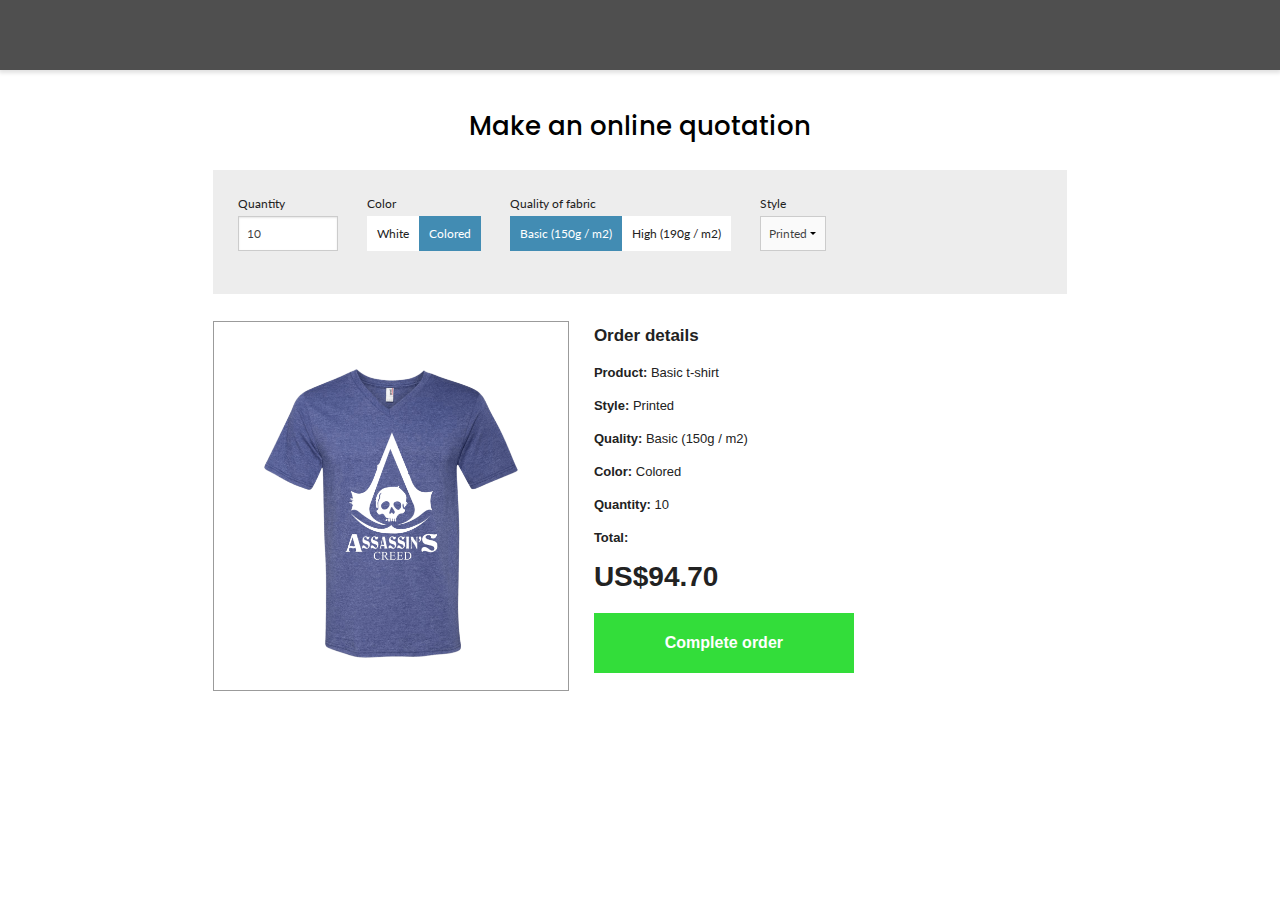
<file: JavaScript/tshirts/index.html>
<!DOCTYPE html>
<html class="no-js" lang="en">
    <head>
        <meta charset="utf-8" />
        <meta name="viewport" content="width=device-width, initial-scale=1.0" />
        <title>T-shirts</title>
        <script src="js/vendor/jquery.js"></script>
        <link rel="shortcut icon" type="image/png" href="img/fav_mini.png"/>
        <link rel="stylesheet" href="css/foundation.css" />
        <link rel="stylesheet" href="css/style.css" />
        <link href="https://fonts.googleapis.com/css?family=Lato:400,700|Poppins:500" rel="stylesheet">
        
    </head>
    
    <body>

        

		<header>
			
			<div class="main-header large-12 columns no-padding">

				<div class="global-page-container">
				</div>
					
		</header>

		<div class="ghost-element">
		</div>


        <div class="refresh-loader">
            <div class="table">
                <div class="table-cell">
                        <svg id="" class="refresh-icon rotating" width="18px" height="18px" viewBox="0 0 18 18" version="1.1" xmlns="http://www.w3.org/2000/svg" xmlns:xlink="http://www.w3.org/1999/xlink">
                            <defs>
                                <polygon id="path-1" points="0 18 18 18 18 0 0 0"></polygon>
                            </defs>
                            <g id="Page-1" stroke="none" stroke-width="1" fill="none" fill-rule="evenodd">
                                <g id="Home_1920-1441" transform="translate(-1635.000000, -1630.000000)">
                                    <g id="Group-5" transform="translate(1635.000000, 1630.000000)">
                                        <path d="M18,0 C17.9993311,2.23558441 17.9987015,4.47116883 17.9975605,6.70675324 C17.9975605,6.71886732 17.9904386,6.7309814 17.9829627,6.75478787 L10.9591784,6.75478787 C11.8434666,5.90856573 12.6952541,5.09354884 13.5695089,4.25694896 C13.4032277,4.11303676 13.2509148,3.96636439 13.0834926,3.83847651 C10.1202968,1.57479203 5.53623364,2.3014068 3.65756375,5.9173446 C3.56938674,6.08709506 3.51890433,6.27892688 3.41215546,6.43541319 C3.04024603,6.98073846 2.29162681,7.15581758 1.70574747,6.85124048 C1.11361194,6.54344318 0.842431258,5.85294063 1.09358423,5.24298138 C1.49099063,4.27784192 2.06998421,3.42299424 2.80837317,2.67402976 C4.19721016,1.26538463 5.87898682,0.394895998 7.86365798,0.0901655556 C8.06822391,0.0587302854 8.2731833,0.0299785138 8.47798531,0 L9.89448337,0 C9.93733243,0.0113090301 9.97959129,0.0288667786 10.023188,0.0330453694 C12.0415403,0.224647175 13.7838722,1.00569863 15.2597845,2.35726191 C15.3102276,2.40345642 15.3659038,2.4441306 15.4191799,2.48744993 C15.4530972,2.45961822 15.4742659,2.4446673 15.4925624,2.42687953 C16.2904442,1.65330354 17.0882081,0.879689203 17.8849095,0.10500147 C17.915561,0.0752529701 17.935628,0.0352305041 17.9606528,0 L18,0 Z" id="Fill-1" fill="#000000"></path>
                                        <mask id="mask-2" fill="white">
                                            <use xlink:href="#path-1"></use>
                                        </mask>
                                        <g id="Clip-4"></g>
                                        <path d="M0,18 L0,11.2696972 L7.04545313,11.2696972 C6.16825175,12.1067999 5.31378738,12.9222587 4.44832757,13.7482522 C4.86313096,14.1633558 5.31987415,14.4873251 5.82637175,14.7445622 C8.27969252,15.9904478 11.176719,15.5763785 13.146986,13.6908287 C13.7075184,13.1543275 14.1487502,12.5314039 14.4601571,11.8247394 C14.7778863,11.1036327 15.5868767,10.7993153 16.2829673,11.1386461 C16.9705364,11.473763 17.1887961,12.2688803 16.8277526,12.9575785 C16.4116533,13.7512785 15.9487448,14.5094288 15.3276982,15.1674807 C13.783819,16.8033783 11.8830197,17.7470917 9.60982795,17.9667488 C9.5735037,17.9702348 9.53871095,17.9885843 9.50321135,18 L8.12877995,18 C8.09331962,17.9887375 8.05844834,17.970388 8.02224189,17.9672468 C6.50695091,17.8355828 5.11476972,17.3609871 3.86556866,16.5141159 C3.41711133,16.2100666 3.0027399,15.8582092 2.5635109,15.5209853 C2.54517205,15.537496 2.51108616,15.5658438 2.47955277,15.5966433 C1.69329948,16.3631064 0.907203258,17.1296461 0.12185316,17.8969519 C0.0904768551,17.9275599 0.0666010184,17.9654846 0.0392694684,18 L0,18 Z" id="Fill-3" fill="#000000" mask="url(#mask-2)"></path>
                                    </g>
                                </g>
                            </g>
                        </svg>
                </div>
            </div>
        </div>
                

    
        <main>


            <div class="global-page-container">

                <div class="price-calculator small-11 large-10 columns small-centered">
                    
                    <h1>Make an online quotation</h1>

                    <div class="filters small-12 columns">
                            
                        <div class="single-filter">
                            <span class="filter-label">Quantity</span>
                            <input type="number" id="quantity" value="10">
                        </div>

                        <div class="single-filter">
                            <span class="filter-label">Color</span>
                            <div id="color" class="option-filter">
                                <div id="white" class="color-option option-button">White</div>
                                <div id="colored" class="color-option option-button selected">Colored</div>
                            </div>
                        </div>


                        <div class="single-filter">
                            <span class="filter-label">Quality of fabric</span>
                            <div id="quality" class="option-filter">
                                <div id="q150" class="quality-option option-button selected">Basic (150g / m2)</div>
                                <div id="q190" class="quality-option option-button">High (190g / m2)</div>
                            </div>
                        </div>

                        <div class="single-filter">
                            <span class="filter-label">Style</span>
                            <select id="style">
                                <option value="printed">Printed</option>
                                <option value="plain">Plain</option>
                            </select>
                        </div>

                    </div>

                    <div class="results small-12 columns">
                        <div class="product-picture small-12 medium-5 columns">
                            <div class="picture-area">
                                <img id="photo-product" src="img/blank.png" alt="short">
                            </div>
                        </div>

                        <div class="product-description small-12 medium-7 columns">
                            <h2>Order details</h2>

                            <p>Product: <span id="result-product">Basic t-shirt</span> </p>
                            <p>Style: <span id="result-style"></span> </p>
                            <p>Quality: <span id="result-quality"></span> </p>
                            <p>Color: <span id="result-color"></span> </p>
                            <p>Quantity: <span id="result-quantity"></span> </p>
                            
                            <p>Total: </p>
                            <div id="price">US<span id="total-price"></span></div>

                            <div id="complete-order">Complete order</div>

                        </div>
                    </div>

                </div>

            </div>
            

        </main>


    
        
        <script src="js/scripts.js"></script>
        <script src="js/vendor/foundation.min.js"></script>
       
        <script>
            $(document).foundation();
        </script>
    </body>

</html>
</file>
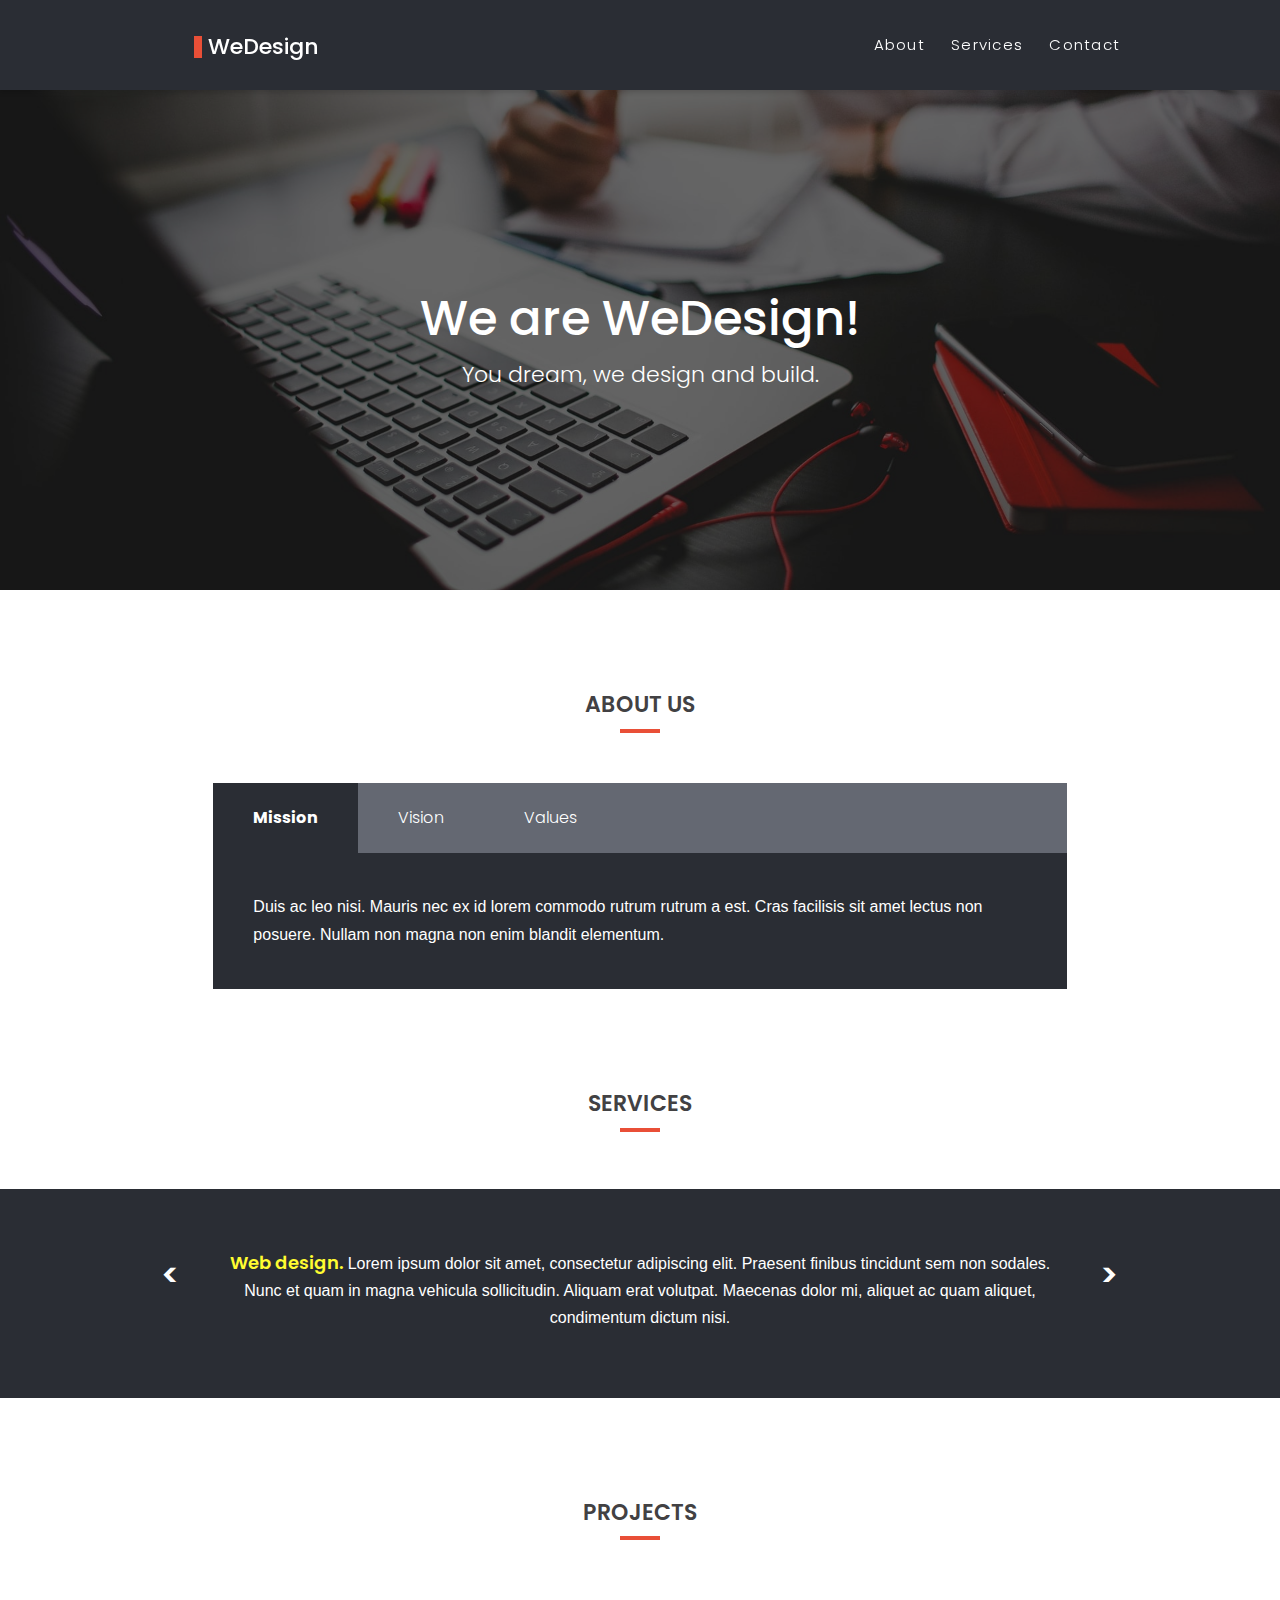
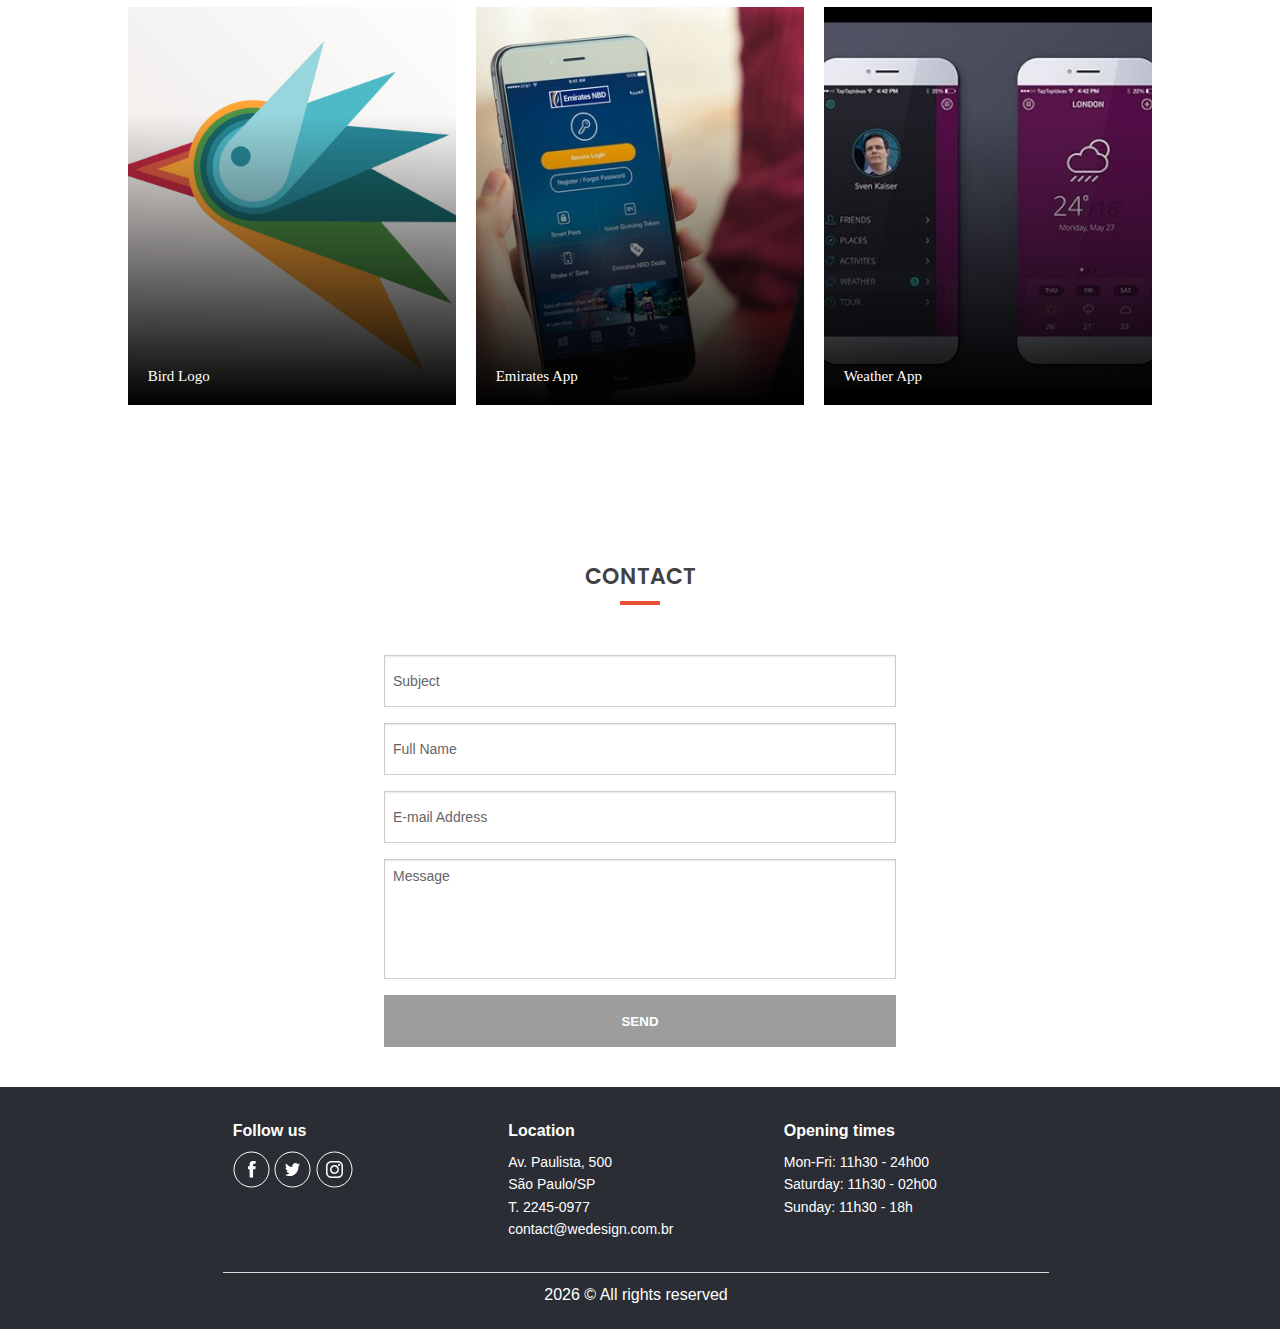
<file: JavaScript/Wedesign_en/index.html>
<!DOCTYPE html>
<html class="no-js" lang="en">
    <head>
        <meta charset="utf-8" />
        <meta name="viewport" content="width=device-width, initial-scale=1.0" />
        <title>WeDesign</title>
        <link rel="shortcut icon" type="image/png" href="img/fav_mini.png"/>
        <link rel="stylesheet" href="css/foundation.css" />
        <link rel="stylesheet" href="css/style.css" />
        <link href="https://fonts.googleapis.com/css?family=Poppins:300,400,500,600" rel="stylesheet">
        
    </head>
    
    <body>


		<header>
			
			<div class="main-header large-12 columns no-padding">

				<div class="global-page-container">
				
					<div class="logo small-6 small-offset-3 large-3 large-offset-0 columns no-padding">
						<a href="index.html" title="home">
							<div class="table">
								<div class="table-cell">
                                   <h1> <span class="square">&nbsp;</span>WeDesign</h1>
								</div>
							</div>
						</a>
					</div>

					<div class="main-menu show-for-large-up large-9 columns text-right">		
						<div class="table">
							<div class="table-cell">
								<ul class="menu-items">
									<li><a href="index.html#about-us">About</a></li>
									<li><a href="index.html#servicos">Services</a></li>
									<li><a href="index.html#contact-us">Contact</a></li>
								</ul>
							</div>
						</div>
					</div>
					
					<div id="hamburguer-icon" class="hamburguer-icon small-2 columns text-right">
                        <div class="table">
                            <div class="table-cell">
                                <img src="img/menu/hamburguer.svg">
                            </div> 
                        </div>
					</div>

					<div class="right-space small-1 columns"></div>

				</div>
			</div>			
					
            <div id="sliding-header-menu-outer" class="sliding-header-menu-outer">						
                <div class="sliding-header-menu">
                    
                    <div id="sliding-header-menu-close-button" class="sliding-header-menu-close-button small-12 columns">
                        <div class="table">
                            <div class="table-cell">
                                <img class="close-icon" src="img/menu/close.svg">
                            </div>	
                        </div>	
                    </div>

                    

                    <div class="sliding-header-menu-main-menu small-12 columns">
                        
                        <div class="table">
                            <div class="table-cell">
                                <ul class="sliding-header-menu-li">
                                    <li><a href="index.html#about-us">About</a></li>
									<li><a href="index.html#servicos">Services</a></li>
									<li><a href="index.html#contact-us">Contact</a></li>
                                </ul>
                            </div>
                        </div>
                        
                    </div>                           
                </div>
            </div>

		</header>

		<div class="ghost-element">
		</div>



    
        <div class="welcome-gallery small-12 columns">



            <div class="photo-section small-12 columns">
                <img class="homepage-main-photo" src="img/webdesign1.jpg" alt="slider imagem 1">
            </div>

            <div class="main-section-title small-10 columns">
                <div class="table">
                    <div class="table-cell">
                        <h1>We are WeDesign!</h1>
                        <h2>You dream, we design and build.</h2>

                    </div>
                </div>
                
            </div>

            <div class="photo-gradient">
                
            </div>

        </div>


    

        <div class="about-us small-12 columns no-padding small-centered inline">

            <div class="global-page-container">
                <div id="about-us" class="section-title small-12 columns no-padding">
                <h3>About us</h3>
                <hr></hr>
                </div>

                <div class="tab-box small-12 small-centered large-10 columns no-padding">
                    
                    <div class="box-tabs">
                        <div style="background-color: #2A2D34; font-weight: bold" class="single-tab">Mission</div>
                        <div class="single-tab">Vision</div>
                        <div class="single-tab">Values</div>
                    </div>

                    <div id="box-text">
                        Duis ac leo nisi. Mauris nec ex id lorem commodo rutrum rutrum a est. Cras facilisis sit amet lectus non posuere. Nullam non magna non enim blandit elementum.
                    </div>
                    
                </div>
            
            </div>

        </div>

        <div class="servicos inline small-12 columns no-padding small-centered inline">

            <div class="global-page-container">
                <div id="servicos" class="section-title small-12 columns no-padding">
                    <h3>Services</h3>
                    <hr></hr>
                </div>
            </div>

            <div class="service-stripe small-12 columns no-padding">
                <div class="global-page-container">
                    <div class="service-stripe-inner small-12 columns no-padding">
                        
                        <div id="service-previous" class="stripe-arrow small-1 columns no-padding">    
                                    <p><</p>
                        </div>
                        
                        <div class="stripe-content small-10 columns no-padding">
                            <span id="service-title">Web design.</span> <p id ="service-text">Lorem ipsum dolor sit amet, consectetur adipiscing elit. Praesent finibus 
                            tincidunt sem non sodales. Nunc et quam in magna vehicula sollicitudin. 
                            Aliquam erat volutpat. Maecenas dolor mi, aliquet ac quam aliquet, condimentum 
                            dictum nisi.</p>
                        </div>
                            
                        <div id="service-next" class="stripe-arrow small-1 columns no-padding">
                            <p>></p>
                        </div>
                            
                    </div>
                </div>
            </div>


               

        </div>

    
        <div class="projetos small-12 large-12 columns no-padding small-centered inline">
            <div class="global-page-container">
                <div class="section-title small-12 columns no-padding">
                <h3>Projects</h3>
                <hr></hr>
                </div>
            </div>

            <div class="global-page-container">


                <div class="slider-projetos">
                    <div id="slider-002" class="slider-002 small-12 small-centered columns">

                        <div class="projetos-item-outer bounce-hover small-12 medium-4 columns end"> 
                            <div class="projetos-item">
                                <a href="index.html">
                                    
                                    <div class="projetos-item-image">
                                        <img src="img/project1.jpg" alt="camarao"/>   
                                    </div>

                                    <div class="item-info">
                                        
                                    
                                        <div class="title">Bird Logo</div>
                                    </div>

                                    <div class="gradient-filter">
                                    </div>
                                    
                                </a>
                            </div>
                        </div>

                        <div class="projetos-item-outer bounce-hover small-12 medium-4 columns end"> 
                            <div class="projetos-item">
                                <a href="index.html">
                                    
                                    <div class="projetos-item-image">
                                        <img src="img/project2.jpg" alt="barbecue"/>   
                                    </div>

                                    <div class="item-info">
                                        
                                    
                                        <div class="title">Emirates App</div>
                                    </div>

                                    <div class="gradient-filter">
                                    </div>
                                    
                                </a>
                            </div>
                        </div>

                        <div class="projetos-item-outer bounce-hover small-12 medium-4 columns end"> 
                            <div class="projetos-item">
                                <a href="index.html">
                                    
                                    <div class="projetos-item-image">
                                        <img src="img/project3.jpg" alt="cheesecake"/>   
                                    </div>

                                    <div class="item-info">
                                        
                                    
                                        <div class="title">Weather App</div>
                                    </div>

                                    <div class="gradient-filter">
                                    </div>
                                    
                                </a>
                            </div>
                        </div>

                        
                       
                
                    </div>
                </div>
            </div>
        </div>

        <div id="contact-us" class="contact-us small-12 columns no-padding inline">

            <div class="global-page-container">
                <div class="section-title small-12 columns no-padding">
                <h3>Contact</h3>
                <hr></hr>
                </div>
                
                <div class="contact-form small-12 medium-10 large-6 columns no-padding small-centered">

                    <form action="https://postmail.invotes.com/send"
                        method="post" id="email_form">

                        <input type="text" name="subject" placeholder="Subject" />
                        <input type="text" name="extra_fullName"
                                    placeholder="Full Name" />
                         <input type="text" name="extra_email"
                                    placeholder="E-mail Address" />
                        <textarea name="text" placeholder="Message"></textarea>
                        <input type="hidden" name="access_token" value="rfwwqt1xnchxirhu3vxu5p7w" />
                        <!-- return urls can be fully qualified -OR-
                            start with / for root relative -OR-
                            start with . for url relative --> 
                        <input type="hidden" name="success_url" value="https://www.google.com" />
                        <input type="hidden" name="error_url" value="https://www.google.com" />
                    

                        <!-- set the reply-to address -->
                        <!-- <input type="text" name="reply_to"
                                    placeholder="Your Email" /> -->

                        <!-- to append extra fields, use the extra_ prefix.
                            Entries will be appended to your message body. -->
                        <!-- <input type="text" name="extra_phone_number"
                                    placeholder="Phone Number" /> -->

                        <!-- to split your message into 160 chars
                            for an sms gateway -->
                        <!-- <input type="hidden"
                                    name="sms_format" value="true" /> -->
                    
                        <input id="submit_form" type="submit" value="Send" />

                    </form>

                    <!-- <form id="email_form">

                        <input type="text" name="fullname" class="field" placeholder="Full name"/>
                            
                        <input type="email" name="email" class="field" placeholder="Email"/>
                        
                        <textarea type="text" name="message" class="field" placeholder="Message"></textarea>
                    
                        <input id="submit_form" type="submit" value="Send" />
                        
                    </form> -->

                </div>

            </div>
        </div>


        <footer id="footer" class="small-12 columns no-padding">

            <div class="global-page-container">

                <div class="small-11 small-centered medium-10 medium-offset-1 columns footer-section inline">

                    <div class="follow-us small-5 medium-4 small-offset-1 medium-offset-0 columns">
                        <h4 class="footer-section-title">Follow us</h4>
                        <a href="http://www.facebook.com"><img src="img/social-icons/facebook.svg" alt="facebook-icon"></a>
                        <a href="http://www.twitter.com"><img src="img/social-icons/twitter.svg" alt="facebook-icon"></a>
                        <a href="http://www.instagram.com"><img src="img/social-icons/instagram.svg" alt="facebook-icon"></a>
                    </div>
                    
                    <div class="contato small-5 medium-4 small-offset-1 medium-offset-0 columns">
                        <h4 class="footer-section-title">Location</h4>
                        <p>
                            Av. Paulista, 500<br>
                            São Paulo/SP<br>
                            T. 2245-0977<br>
                            contact@wedesign.com.br
                        </p>
                    </div>
                    
                    <div class="horario small-5 medium-4 small-offset-1 medium-offset-0 columns">
                        <h4 class="footer-section-title">Opening times</h4>
                        <p>
                        Mon-Fri: 11h30 - 24h00<br>
                        Saturday: 11h30 - 02h00<br>
                        Sunday: 11h30 - 18h</p>
                    </div>
                    
                    
                    
                    <hr></hr>
                    
                    <div class="copyright small-12 columns">
                    
                        <span id="current_year">2018</span> &copy; All rights reserved
                    
                    </div>
                </div>
            
            </div>

        </footer>


        <script src="js/vendor/jquery.js"></script>
        <script src="js/scripts.js"></script>
        <script src="js/vendor/foundation.min.js"></script>
       
        <script>
            $(document).foundation();
        </script>
    </body>

</html>
</file>
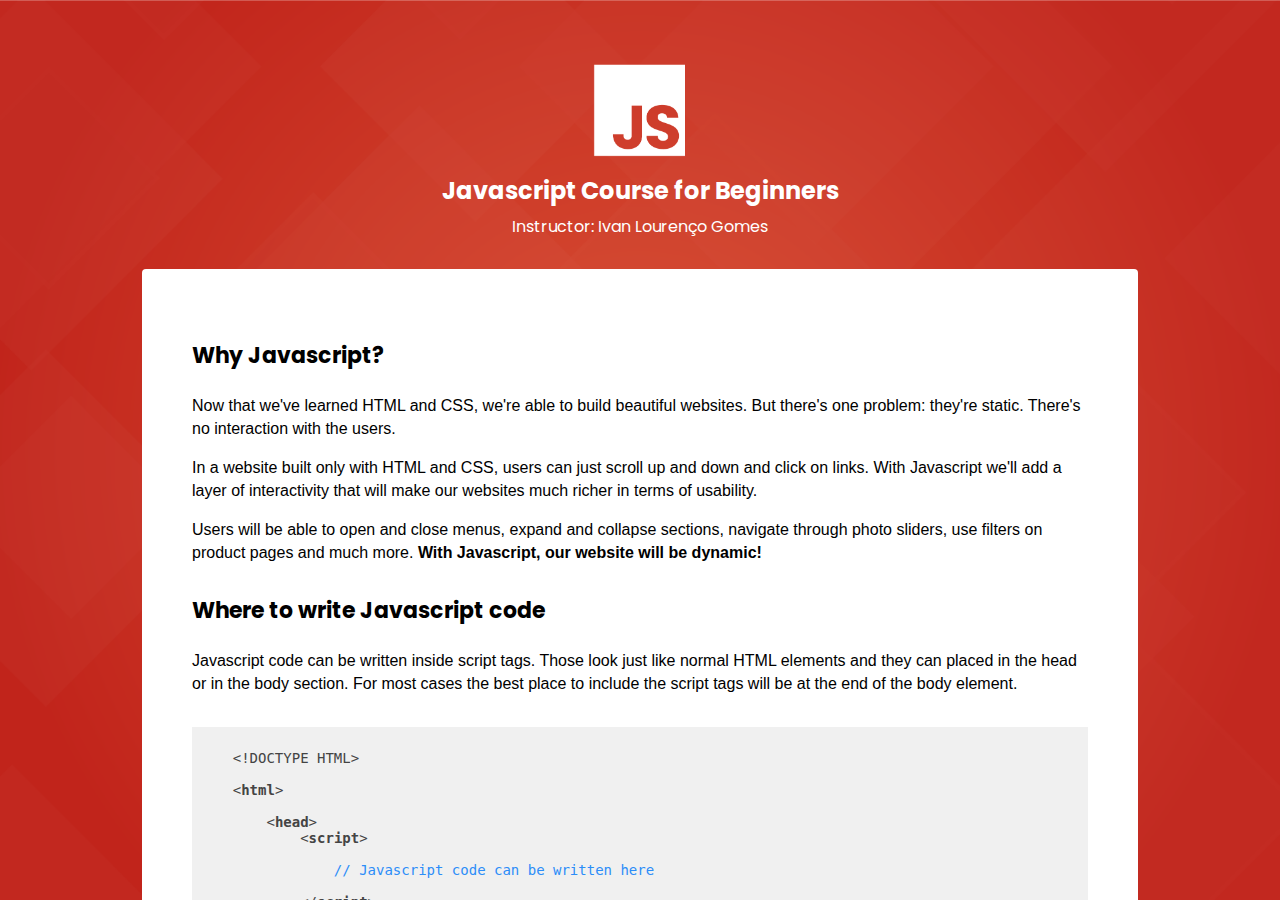
<file: JavaScript/javascript_course/01-first-steps.html>
<!DOCTYPE html>
<html lang="pt-br">

    <head>
        <link rel="stylesheet" href="css/default.css">
        <script src="tools/indice.js"></script>
        <script>var current_class="first-steps";</script>
        <script src="highlight/highlight.pack.js"></script>
        <script>hljs.initHighlightingOnLoad();</script>
        <meta charset="UTF-8">
        <meta name="viewport" content="width=device-width, initial-scale=1.0">
        <meta http-equiv="X-UA-Compatible" content="ie=edge">
        <title>First Steps in Javascript</title>
        <link href="https://fonts.googleapis.com/css?family=Poppins:400,700" rel="stylesheet">
        <link rel="stylesheet" type="text/css" href="css/styles.css">

    </head>

    <body>

       <div class="page-container">
           <header>
               <div class="logo-area">
                   <img src="img/logo_js.png" alt="logo javascript">
               </div>
               <div class="course-title">
                   <h1>Javascript Course for Beginners</h1>
                   <h2>Instructor: Ivan Lourenço Gomes</h2>
               </div>

           </header>

           <main>
               <h3>Why Javascript?</h3>
               
               <p>
                    Now that we've learned HTML and CSS, we're able to build beautiful websites. But there's
                    one problem: they're static. There's no interaction with the users.
                </p>

                <p>
                    In a website built only with HTML and CSS, users can just scroll up and down and click on links.
                    With Javascript we'll add a layer of interactivity that will make our websites much richer
                    in terms of usability.
                </p>

                <p>
                    Users will be able to open and close menus, expand and collapse sections, 
                    navigate through photo sliders, use filters on product pages and much more.
                    <strong>With Javascript, our website will be dynamic!</strong>
                </p>

               <h3>Where to write Javascript code</h3>

               <p>
                   Javascript code can be written inside script tags. Those look just like normal HTML elements and
                   they can placed in the head or in the body section. For most cases the best place to include
                   the script tags will be at the end of the body element.
               </p>
               
                <pre>
                   <code class="javascript">
    &lt;!DOCTYPE HTML&gt;
    
    &lt;html&gt;

        &lt;head&gt;
            &lt;script&gt;

                // Javascript code can be written here

            &lt;/script&gt;
        &lt;/head&gt;
        
        &lt;body&gt;


            &lt;!-- page content  --&gt;


            &lt;script&gt;

                // Javascript code can be written here

            &lt;/script&gt;

        &lt;/body&gt;
    &lt;/html&gt;
                    </code>
                </pre>

                <p>
                    However, the best place to write Javascript code is in separate
                    .js files. In this case the script tag will serve as a link to that file.
                </p>

                <pre>
                    <code class="javascript">
    &lt;body&gt;


        &lt;!-- html da página  --&gt;


        &lt;script src='js/scripts.js'&gt;&lt;/script&gt;
        

    &lt;/body&gt;
                    </code>
                </pre>

                <h4>Writing the first Javascript statements</h4>
                <p>
                    Using the scripts.js file we've just created, let's write a few statements. 
                </p>

                <pre>
                    <code class="javascript">
    alert('Sending a message via alert');

    console.log('Sending a message via the console');
                    </code>
                </pre>

                <p>
                    Now refresh the page and see what happens. The message passed through the alert function is
                    shown on a popup and the message sent through the console.log function can be seen on the 
                    browser's inspector.
                </p>

                <p>
                    The things we send to the console are not for the users, this is actually an extremelly useful
                    tool to identify mistakes in our code and uderstand what our Javascript code is doing.
                </p>


                <div id="bottom-area">
                    <div class="prev-next-link">
                        <div class="link-aula" id="prev_class">
                            
                        </div>
                        <div class="link-aula" id="next_class">
                            
                        </div>
                    </div>
                    
                    <div class="classes">
                        <h3>
                            Contents
                        </h3>
                        <ul id="class_index">
                        </ul>
                    </div>
                    
                </div>

           </main>

       </div>
       
       <script src="js/scripts.js"></script>

    </body>

</html>
</file>
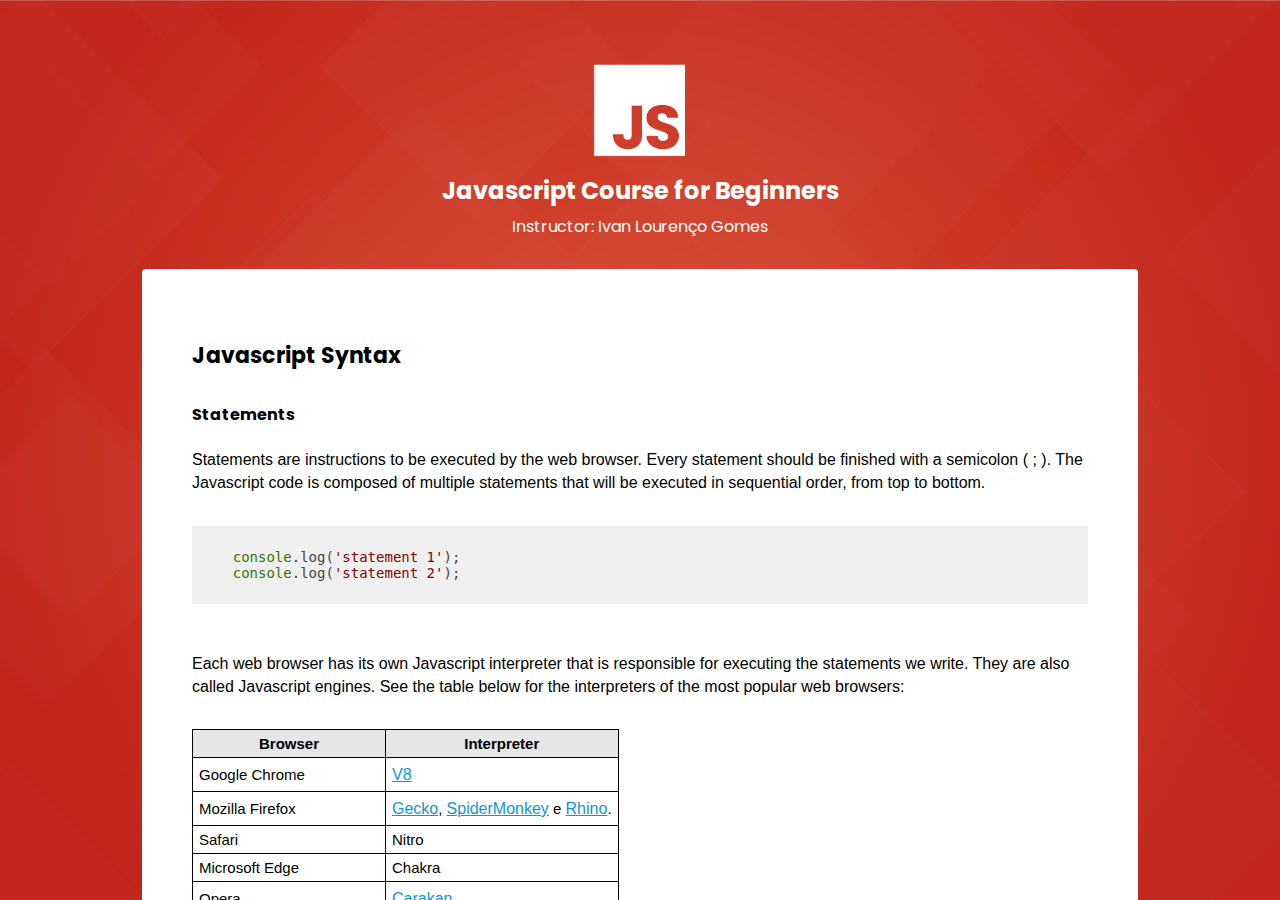
<file: JavaScript/javascript_course/02-javascript-syntax.html>
<!DOCTYPE html>
<html lang="pt-br">

    <head>
        <link rel="stylesheet" href="css/default.css">
        <script src="tools/indice.js"></script>
        <script>var current_class="sintaxe";</script>
        <script src="highlight/highlight.pack.js"></script>
        <script>hljs.initHighlightingOnLoad();</script>
        <meta charset="UTF-8">
        <meta name="viewport" content="width=device-width, initial-scale=1.0">
        <meta http-equiv="X-UA-Compatible" content="ie=edge">
        <title>Sintaxe</title>
        <link href="https://fonts.googleapis.com/css?family=Poppins:400,700" rel="stylesheet">
        <link rel="stylesheet" type="text/css" href="css/styles.css">
    </head>

    <body>

       <div class="page-container">
           <header>
               <div class="logo-area">
                   <img src="img/logo_js.png" alt="logo javascript">
               </div>
               <div class="course-title">
                   <h1>Javascript Course for Beginners</h1>
                   <h2>Instructor: Ivan Lourenço Gomes</h2>
               </div>
           </header>

           <main>
               <h3>Javascript Syntax</h3>

               <h4>Statements</h4>
               
               <p>
                    Statements are instructions to be executed by the web browser. Every statement should
                    be finished with a semicolon ( ; ). The Javascript code is composed of multiple statements
                    that will be executed in sequential order, from top to bottom.

                </p>

                <pre>
                    <code class="javascript">
    console.log('statement 1');
    console.log('statement 2');
                    </code>
                </pre>

                <p>

                </p>

                <p>
                    Each web browser has its own Javascript interpreter that is responsible for executing the statements we write.
                    They are also called Javascript engines. See the table below for the interpreters of the most popular web browsers:
                </p>

                <div class="tableBox">
                    <table>
                        <tr>
                            <th>Browser</th>
                            <th>Interpreter</th>
                        </tr>
                        <tr>
                            <td>Google Chrome</td>
                            <td><a target="_blank" href="https://developers.google.com/v8/?hl=pt">V8</a> </td>
                        </tr>
                        <tr>
                            <td>Mozilla Firefox</td>
                            <td>
                                <a target="_blank" href="https://developer.mozilla.org/pt-PT/docs/Gecko">Gecko</a>, 
                                <a target="_blank" href="https://developer.mozilla.org/pt-PT/docs/Mozilla/Projects/SpiderMonkey">SpiderMonkey</a> e 
                                <a target="_blank" href="https://developer.mozilla.org/pt-PT/docs/Mozilla/Projects/Rhino">Rhino</a>.
                            </td>
                        </tr>
                        <tr>
                            <td>Safari</td>
                            <td>Nitro</td>
                        </tr>
                        <tr>
                            <td>Microsoft Edge</td>
                            <td>Chakra</td>
                        </tr>
                        <tr>
                            <td>Opera</td>
                            <td><a target="_blank" href="https://dev.opera.com/blog/carakan/">Carakan</a> </td>
                            
                        </tr>

                    </table>
                </div>

                <h4>Comments</h4>
               
                <p>
                    Like every other programming language, we can use comments in Javascript to indicate lines of code that should be ignored
                    by the interpreter.
                    The double forward slashes ( // ) are used for one-line comments and multi-line comments can be done just like in 
                    CSS, starting with ( /* ) and ending with ( */ ).
                </p>

                <pre>
                    <code class="javascript">
    // This line of code is commented and will be ignored by the web browser

    console.log('This statement will be executed');

    // console.log('This statement has been commented and will be ignored');

    /* 
        None of these lines
        will be executed
        by the interpreter
        console.log('This statement will be ignored');
    */
                    </code>
                </pre>

                <p>
                    The most popular text editors have shortcuts to toggle comments. In Visual Studio Code you can use SHIFT + ALT + A to
                    comment or uncomment lines of code. You can also find those option in the menu Edit > Toggle Line Comment and 
                    Toggle Block Comment.
                </p>

                <h4>Case Sensitive</h4>
               
                <p>
                    Javascript is a case sensitive language, which means that:
                </p> 

                <pre>
                    <code class="javascript">

    // This:

    console.log('something');

    // Is not the same as this:

    Console.log('something');

                    </code>
                </pre>

                <p>
                    The last example will result in an error because there's no object called "Console" 
                    with a capital "C". Because of this, we should be very careful with the names of 
                    objects, properties and methods so we don't make mistakes that will generate errors 
                    in our code.
                </p>


                <div id="bottom-area">
                    <div class="prev-next-link">
                        <div class="link-aula" id="prev_class">
                            
                        </div>
                        <div class="link-aula" id="next_class">
                            
                        </div>
                    </div>
                    
                    <div class="classes">
                        <h3>
                            Contents
                        </h3>
                        <ul id="class_index">
                        </ul>
                    </div>
                    
                </div>

           </main>

        </div>
        
        <script src="js/scripts.js"></script> 

    </body>

</html>
</file>
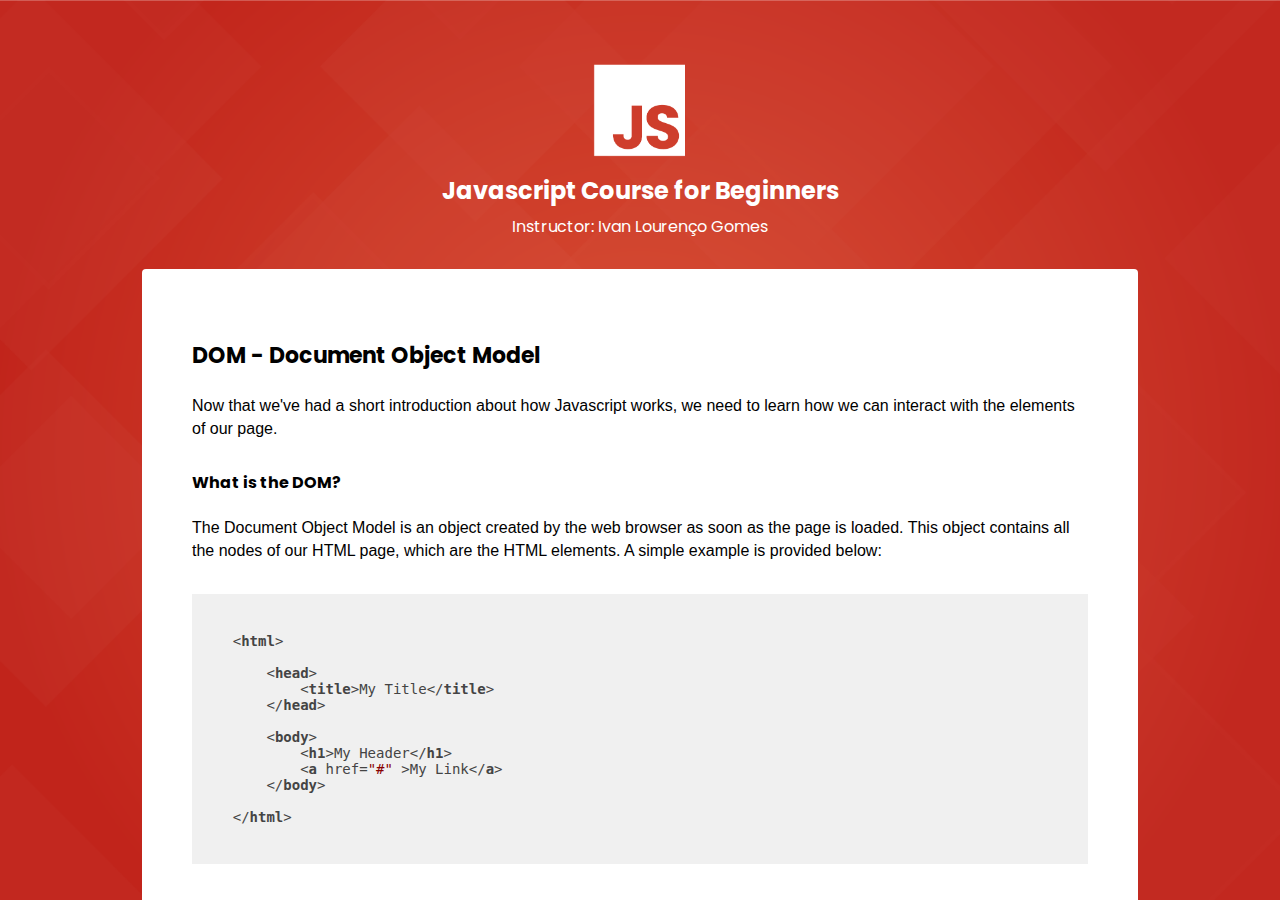
<file: JavaScript/javascript_course/03-dom.html>
<!DOCTYPE html>
<html lang="pt-br">

    <head>
        <link rel="stylesheet" href="css/default.css">
        <script src="tools/indice.js"></script>
        <script>var current_class="dom";</script>
        <script src="highlight/highlight.pack.js"></script>
        <script>hljs.initHighlightingOnLoad();</script>
        <meta charset="UTF-8">
        <meta name="viewport" content="width=device-width, initial-scale=1.0">
        <meta http-equiv="X-UA-Compatible" content="ie=edge">
        <title>DOM - Document Object Model</title>
        <link href="https://fonts.googleapis.com/css?family=Poppins:400,700" rel="stylesheet">
        <link rel="stylesheet" type="text/css" href="css/styles.css">
    </head>

    <body>

       <div class="page-container">
           <header>
               <div class="logo-area">
                   <img src="img/logo_js.png" alt="logo javascript">
               </div>
               <div class="course-title">
                   <h1>Javascript Course for Beginners</h1>
                   <h2>Instructor: Ivan Lourenço Gomes</h2>
               </div>
           </header>

           <main>
               <h3>DOM - Document Object Model</h3>
               
                <p>
                    Now that we've had a short introduction about how Javascript works, we need to learn
                    how we can interact with the elements of our page. 
                </p>

                <h4>What is the DOM?</h4>

                <p>The Document Object Model is an object created by the web browser as soon as the page is loaded.
                    This object contains all the nodes of our HTML page, which are the HTML elements. A simple 
                example is provided below:</p>
                    

                <pre>
                    <code class="html">
    
    &lt;html&gt;
        
        &lt;head&gt;
            &lt;title&gt;My Title&lt;/title&gt;
        &lt;/head&gt;
        
        &lt;body&gt;
            &lt;h1&gt;My Header&lt;/h1&gt;
            &lt;a href="#" &gt;My Link&lt;/a&gt;
        &lt;/body&gt;

    &lt;/html&gt;

                    </code>
                </pre>

                <p>When the page is loaded, the browser generates the DOM tree, as shown below:</p>

                <figure>
                    <img src="img/dom.png" alt="Document Object Model">
                    <figcaption>Image: Representation of the DOM tree.</figcaption>
                </figure>
                <br>
               
                <p>
                    On the image we can see that the parent element of all other elements in 
                    the DOM is the Document object. So we will always use this object to select elements
                    on our page.
                </p>

                <p>
                    With the DOM we'll be able to:
                </p>

                <ul>
                    <li>Add, change and remove HTML elements</li>
                    <li>Change attributes of HTML elements (like the 'class' or the 'src' of an image.)</li>
                    <li>Change the CSS</li>
                    <li>React upon page events (click, scroll, form input, hover, etc)</li>

                </ul>

                <p>
                    In the next lesson we'll start interacting with the elements of our page.
                </p>


                <div id="bottom-area">
                    <div class="prev-next-link">
                        <div class="link-aula" id="prev_class">
                            
                        </div>
                        <div class="link-aula" id="next_class">
                            
                        </div>
                    </div>
                    
                    <div class="classes">
                        <h3>
                            Contents
                        </h3>
                        <ul id="class_index">
                        </ul>
                    </div>
                </div>

           </main>

        </div>
        
        <script src="js/scripts.js"></script>
    
    </body>

</html>
</file>
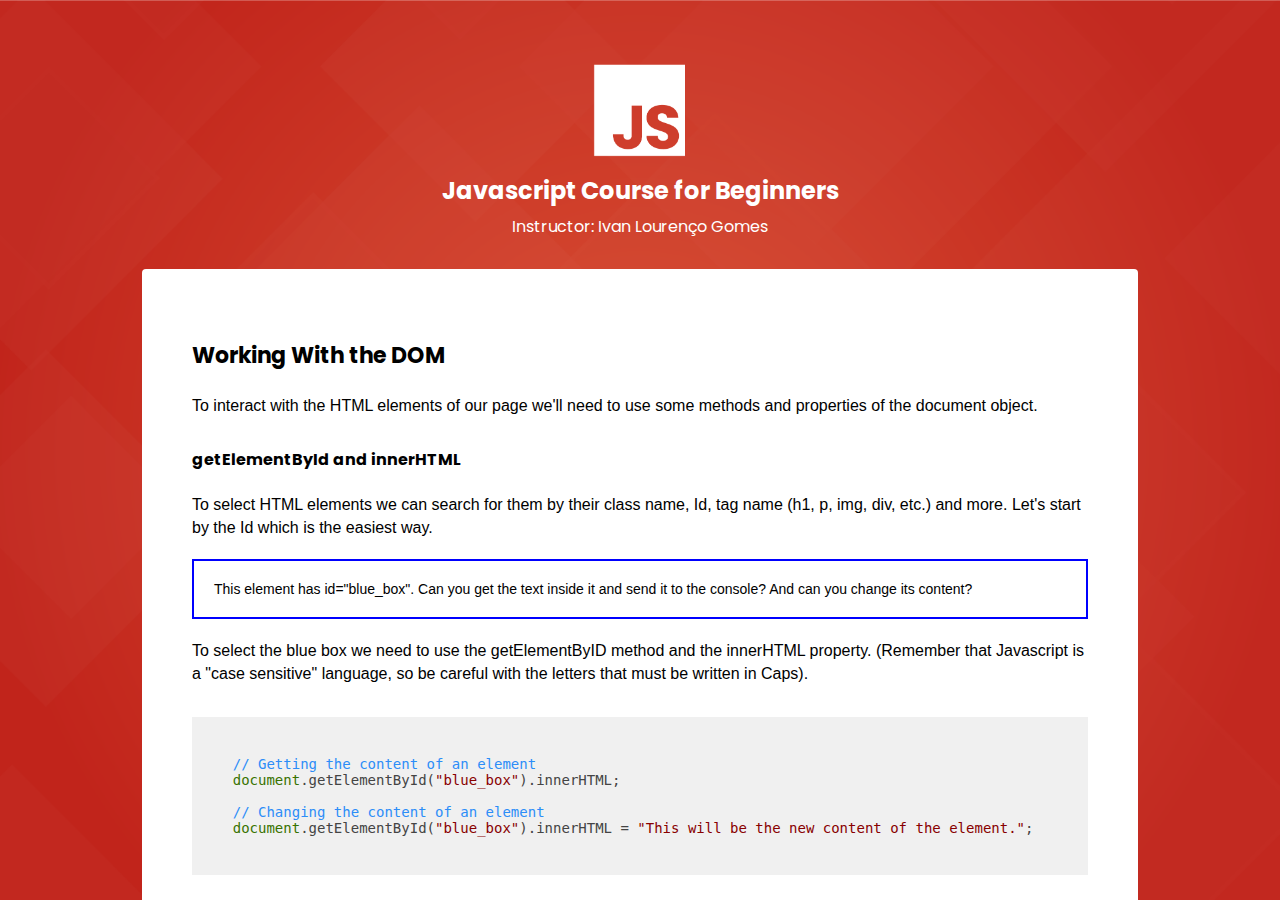
<file: JavaScript/javascript_course/04-working-with-the-dom.html>
<!DOCTYPE html>
<html lang="pt-br">

    <head>
        <link rel="stylesheet" href="css/default.css">
        <script src="tools/indice.js"></script>
        <script>var current_class="working_dom";</script>
        <script src="highlight/highlight.pack.js"></script>
        <script>hljs.initHighlightingOnLoad();</script>
        <meta charset="UTF-8">
        <meta name="viewport" content="width=device-width, initial-scale=1.0">
        <meta http-equiv="X-UA-Compatible" content="ie=edge">
        <title>Working With the DOM</title>
        <link href="https://fonts.googleapis.com/css?family=Poppins:400,700" rel="stylesheet">
        <link rel="stylesheet" type="text/css" href="css/styles.css">
    </head>

    <body>

       <div class="page-container">
           <header>
               <div class="logo-area">
                   <img src="img/logo_js.png" alt="logo javascript">
               </div>
               <div class="course-title">
                   <h1>Javascript Course for Beginners</h1>
                   <h2>Instructor: Ivan Lourenço Gomes</h2>
               </div>
           </header>

           <main>
               <h3>Working With the DOM</h3>
               
                <p>
                    To interact with the HTML elements of our page we'll need to use some methods and properties of the document object.
                </p>

                <h4>getElementById and innerHTML</h4>

                <p>
                    
                    To select HTML elements we can search for them by their class name, Id, tag name (h1, p, img, div, etc.) and more. Let's start by the Id which is
                    the easiest way.
                </p>

                <div class="caixa_outer blueborder">

                    <div id="blue_box">
                          This element has id="blue_box". Can you get the text inside it and send it to the console? And can you change its content?
                    </div>
                </div>
                    
                <p>
                    To select the blue box we need to use the getElementByID method and the innerHTML property. 
                    (Remember that Javascript is a "case sensitive" language, so be careful with the letters that must be written in Caps). 
                </p>

                <pre>
                    <code class="javascript">
    
    // Getting the content of an element
    document.getElementById("blue_box").innerHTML;

    // Changing the content of an element
    document.getElementById("blue_box").innerHTML = "This will be the new content of the element.";

                    </code>
                </pre>

                <p>
                    Now based on what we've seen above, let's try to send the content of the blue box to the console then change its content.
                </p>

                <pre>
                    <code class="javascript">
    
    console.log( document.getElementById("blue_box").innerHTML );
    document.getElementById("blue_box").innerHTML = "Some new content";
                    </code>
                </pre>

                <p>
                    This seems like a silly example but this is just the starting point to 
                    understand how to work with elements and their content.
                </p>

                <p>
                    We'll soon start doing more complex examples like getting user input, changing CSS of elements, and what's more important:
                    performing those actions after an event is fired by the user, like the click of a button.
                </p>

                <p>
                    Before we can start doing that though, there is some basic knowledge about Javascript and programming in general that we need to acquire first.
                </p>

                <div id="bottom-area">
                    <div class="prev-next-link">
                        <div class="link-aula" id="prev_class">
                            
                        </div>
                        <div class="link-aula" id="next_class">
                            
                        </div>
                    </div>
                    
                    <div class="classes">
                        <h3>
                            Contents
                        </h3>
                        <ul id="class_index">
                        </ul>
                    </div>
                </div>

           </main>

        </div>

        <script src="js/scripts.js"></script>

    </body>

</html>
</file>
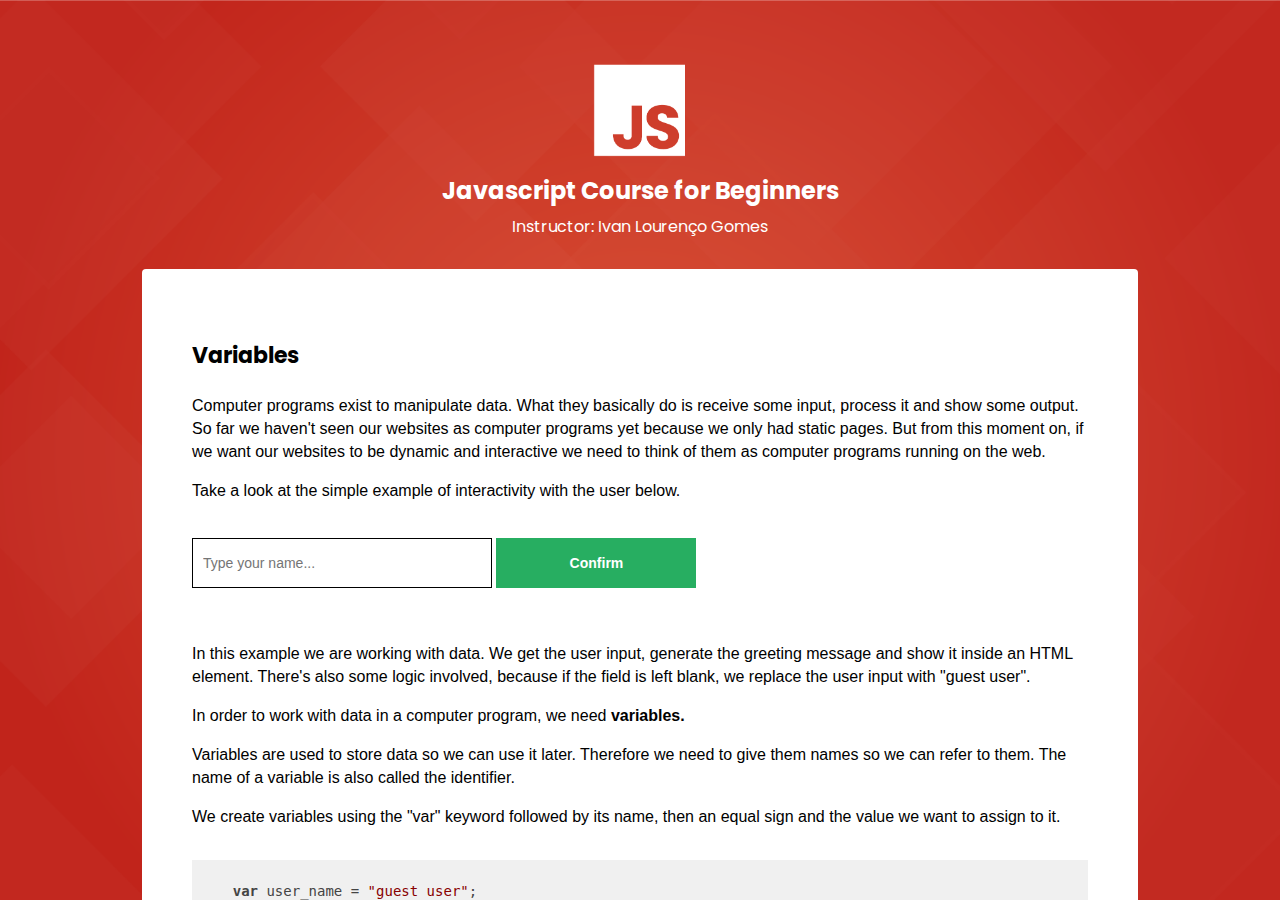
<file: JavaScript/javascript_course/05-variables.html>
<!DOCTYPE html>
<html lang="pt-br">

    <head>
        <link rel="stylesheet" href="css/default.css">
        <script src="tools/indice.js"></script>
        <script>var current_class="variaveis";</script>
        <script src="highlight/highlight.pack.js"></script>
        <script>hljs.initHighlightingOnLoad();</script>
        <meta charset="UTF-8">
        <meta name="viewport" content="width=device-width, initial-scale=1.0">
        <meta http-equiv="X-UA-Compatible" content="ie=edge">
        <title>Variables</title>
        <link href="https://fonts.googleapis.com/css?family=Poppins:400,700" rel="stylesheet">
        <link rel="stylesheet" type="text/css" href="css/styles.css">
    </head>

    <body>

       <div class="page-container">
           <header>
               <div class="logo-area">
                   <img src="img/logo_js.png" alt="logo javascript">
               </div>
               <div class="course-title">
                   <h1>Javascript Course for Beginners</h1>
                   <h2>Instructor: Ivan Lourenço Gomes</h2>
               </div>
           </header>

           <main>
               <h3>Variables</h3>
               
                <p>
                    Computer programs exist to manipulate data. What they basically do is receive some input, process it
                    and show some output. So far we haven't seen our websites as computer programs yet because we only had static pages.
                    But from this moment on, if we want our websites to be dynamic and interactive we need to think of them 
                    as computer programs running on the web. 
                </p>

                <p>
                    Take a look at the simple example of interactivity with the user below.
                </p>

                <input id="user_greeting_input" type="text" placeholder="Type your name...">
                <button id="user_greeting_confirm">Confirm</button>
                <br>
                <strong id="user_greeting_message"></strong>
                <br>

                <p>
                    In this example we are working with data. We get the user input, generate the greeting message and 
                    show it inside an HTML element. There's also some logic involved, because if the field is left blank,
                    we replace the user input with "guest user".
                </p>

                <p>
                    In order to work with data in a computer program, we need <strong>variables.</strong>
                </p>

                <p>
                   Variables are used to store data so we can use it later. Therefore we need to give them names so we can refer to them.
                   The name of a variable is also called the identifier.
                </p>

                <p>
                    We create variables using the "var" keyword followed by its name, then an equal sign and the value we want to assign to it. 
                </p>

                <pre>
                    <code class="javascript">
    var user_name = "guest user";
                    </code>
                </pre>

                <p>
                    After assigning the string value "guest user" to the variable, we can access it anytime we want. To test it, let's create
                    a variable like above and then run the following statement:
                </p>

                <pre>
                    <code class="javascript">
    console.log(user_name);
                    </code>
                </pre>

                <p>
                    What's the use of sending this value to the console? This is a good method of testing. Now that we know that our variable was created and the value
                    has been correctlly assigned to it we can use it to form the greeting message and place it inside that html element.
                </p>

                <pre>
                    <code class="javascript">
    document.getElementById("user_greeting_message").innerHTML = "Hello " + user_name + "!";
                    </code>
                </pre>

                <p>
                    To form the message above we are doing string concatenation. In the next lesson we'll talk about data types and you will
                    learn more details about this.
                </p>

                <p>Before we move ahead, we need to know some rules for naming variables.</p>

                <h4>Variable names or Identifiers</h4>
               
                <p>
                    Variable names can contain: 
                </p>

                <ul>
                    <li>Letters</li>
                    <li>Numbers</li>
                    <li>Underscores (_)</li>
                    <li>Dollar signs ($)</li>
                </ul>

                <p>
                    Important: Variable names can contain numbers but <strong>they can't start with numbers.</strong> White spaces are also not allowed.
                </p> 

                <p>See below a few examples of names:</p>
                    

                    <pre>
                        <code>
    a             // ok
    
    name          // ok
    
    $name         // ok
    
    students_name // ok
    
    student_1     // ok
    
    1_b           // invalid because it starts with a number
    
    my-name       // invalid because it has a dash (only underscores are allowed)
    
    my name       // invalid because it contains a white space
    
    new           // invalid because 'new' is a Javascript reserved word, like will be explained below.
                        </code>
                    </pre>

                    
                 <p>
                    If you speak a foreign language avoid using characters that don't exist in english, like ç, å, é, д, 国, etc.
                    Although they are acceptable, we should also write universal code that can be easily maintained by anyone who understands english.

                </p>

                <h4>Keywords</h4>
               
                <p>
                    Keywords (or reserved words) are used for internal functions and commands and therefore can't be used as variable names.
                    See below some examples of keywords:
                </p>

                <ul>
                    <li>function</li>
                    <li>if</li>
                    <li>else</li>
                    <li>var</li>
                    <li>new</li>
                    <li>return</li>
                    <li>break</li>
                    <li>default</li>
                    <li>in</li>
                </ul>

                <a target="_blank" href="https://www.w3schools.com/js/js_reserved.asp">See the complete list of keywords here.</a>
                
                <h4>Case Sensitive</h4>
               
                <p>
                    As explained earlier, Javascript is a "case sensitive" language, so have this in mind when creating your variable names.
                    If you name a variable as "username" and then try to call it as "Username" you will get an error.
                </p>

                <h4>Keep your names meaningful and self-explanatory</h4>

                <p>
                    Good code should be easily understood not only by who wrote it but also by other people, so think of that when naming your variables.
                    If we're to create a program to get the first and last name of a person, which of the names below do you think 
                    we should choose:
                </p>

                <pre>
                    <code class="javascript">
    //Option # 1:
    var first_name = "John";
    var last_name = "Doe";

    //Option # 2:
    var name1 = "John";
    var name2 = "Doe";

    //Option # 3:
    var a = "John";
    var b = "Doe";
                    </code>
                </pre>

                <p>
                    It should be pretty obvious that the first option is the best one. The second option is acceptable but not very good. The third option is terrible.
                </p>

                <h4>Naming convention</h4>

                <p>
                    Programming languages normally have naming conventions to make the code more easily readable. Javascript programmers
                    usually choose the <strong>lower camelCase</strong> style for naming variables. This means first letter lowercase 
                    and the first letters of subsequent words in uppercase. 
                </p>
                
                <pre>
                    <code>
    // camelCase examples:
    
    firstName
    
    lastName
    
    exchangeRate
    
    maxContainerWidth
    
    screenSize
                    </code>
                </pre>

                <p>
                    Using only lower case characters and underscores to separate words, like last_name or max_container_width is also common.
                    Pick the style you feel most comfortable with and keep consistent. Also try to keep the names as short as possible, which means that
                    firstName is better than firstNameOfTheUser. 
                </p>

                <div id="bottom-area">
                    <div class="prev-next-link">
                        <div class="link-aula" id="prev_class">
                            
                        </div>
                        <div class="link-aula" id="next_class">
                            
                        </div>
                    </div>
                    
                    <div class="classes">
                        <h3>
                            Contents
                        </h3>
                        <ul id="class_index">
                        </ul>
                    </div>
                    
                </div>

           </main>

        </div>
        
        <script src="js/scripts.js"></script> 
    </body>

</html>
</file>
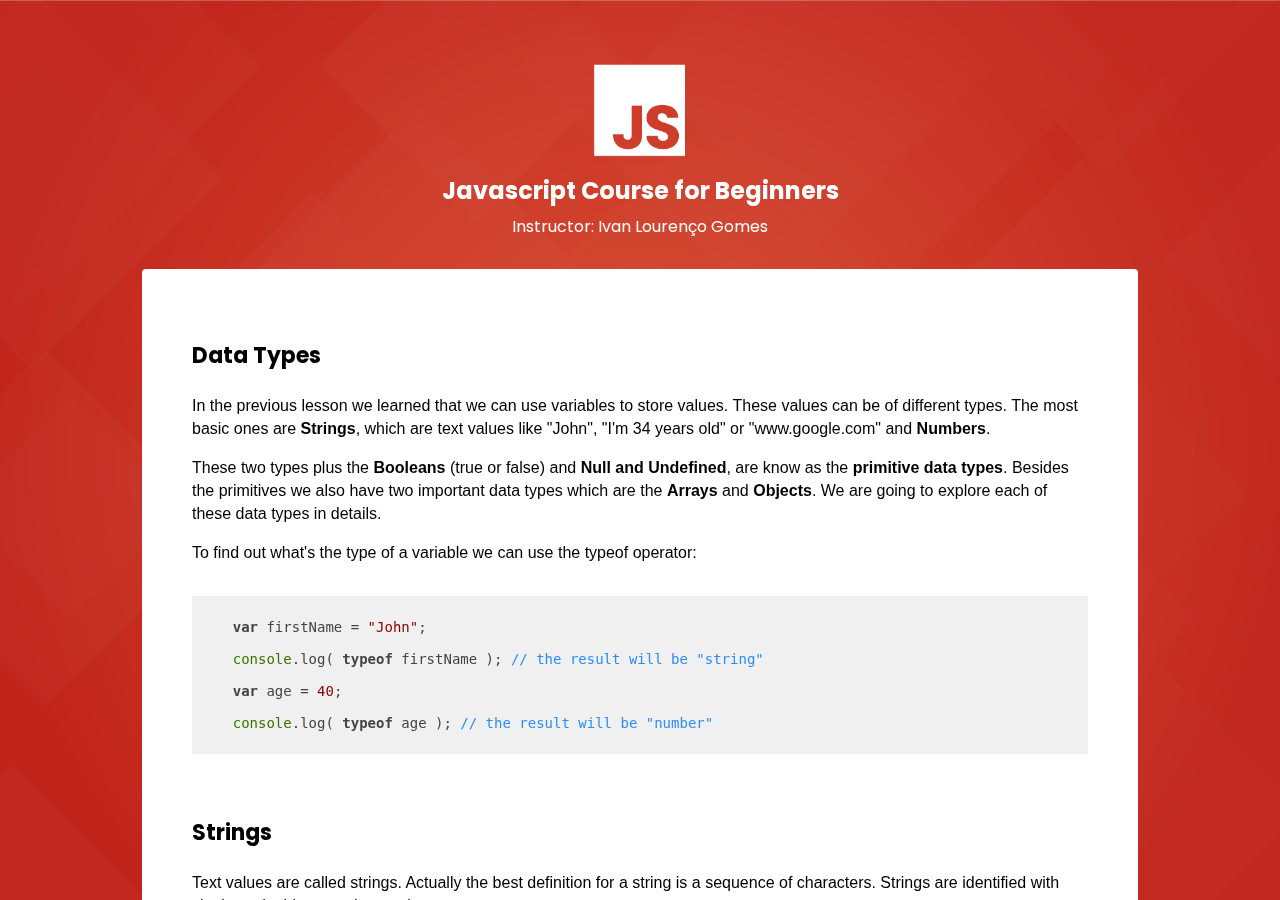
<file: JavaScript/javascript_course/06-data-types-strings.html>
<!DOCTYPE html>
<html lang="pt-br">

    <head>
        <link rel="stylesheet" href="css/default.css">
        <script src="tools/indice.js"></script>
        <script>var current_class="tipos_dados_strings";</script>
        <script src="highlight/highlight.pack.js"></script>
        <script>hljs.initHighlightingOnLoad();</script>
        <meta charset="UTF-8">
        <meta name="viewport" content="width=device-width, initial-scale=1.0">
        <meta http-equiv="X-UA-Compatible" content="ie=edge">
        <title>Data Types - Strings</title>
        <link href="https://fonts.googleapis.com/css?family=Poppins:400,700" rel="stylesheet">
        <link rel="stylesheet" type="text/css" href="css/styles.css">
    </head>

    <body>

       <div class="page-container">
           <header>
               <div class="logo-area">
                   <img src="img/logo_js.png" alt="logo javascript">
               </div>
               <div class="course-title">
                   <h1>Javascript Course for Beginners</h1>
                   <h2>Instructor: Ivan Lourenço Gomes</h2>
               </div>
           </header>

           <main>
               <h3>Data Types</h3>
               
                <p>
                    In the previous lesson we learned that we can use variables to store values. These values can be of different types.
                    The most basic ones are <strong>Strings</strong>, which are text values like "John", "I'm 34 years old" or "www.google.com" 
                    and <strong>Numbers</strong>.
                </p>
                    
                <p>
                    These two types plus the <strong>Booleans</strong> (true or false) and <strong>Null and Undefined</strong>, 
                    are know as the <strong>primitive data types</strong>. 
                    Besides the primitives we also have two important data types which are the <strong>Arrays</strong> 
                    and <strong>Objects</strong>. We are going to explore
                    each of these data types in details. 
                </p>

                <p>
                    To find out what's the type of a variable we can use the typeof operator:
                </p>

                <pre>
                    <code class="javascript">
    var firstName = "John";  
    
    console.log( typeof firstName ); // the result will be "string"

    var age = 40;  
    
    console.log( typeof age ); // the result will be "number"
                    </code>
                </pre>

                <h3>Strings</h3>

                <p>
                    Text values are called strings. Actually the best definition for a string is a sequence of characters.
                    Strings are identified with single or double quotation marks.
                </p>

                <p>
                    Let's create some example variables to store string values:
                </p>

                <pre>
                    <code class="javascript">
    var firstName = "John";  // we can use double quotation marks
    
    var lastName = 'Doe'; // or single quotation marks
    
    var passportNumber = 'XYZ0123';  
    
    var phoneNumber = "909299999";
    
    var email = 'john_doe@gmail.com';
    
    var bio = "John Doe started his web developer career in 2010 and has contributed to many important projects, like...";
                    </code>
                </pre>

                <p>
                    Note that in the examples above we have the phoneNumber value composed by numbers only. 
                    Why is it string and not number type?
                </p>

                <p>
                    Although the value is composed by numbers only, it won't be used in any calculations so the
                    string type is more indicated.
                </p>

                <p>
                    On the other hand if we are to store the year of birth of a 
                    person we might as well use the number type, because we can subtract the current year by the 
                    year of birth to find the person's age.
                </p>

                <p>
                    There are important operations that can be done with strings, as shown below:
                </p>

                <ul>
                    <li><h5>Concatenation</h5></li>
                </ul>

                <pre>
                    <code class="javascript">
    var firstName = "John";

    var lastName = "Doe";

    var fullName = firstName + " " + lastName;

    console.log(fullName); 

    // The result will be "John Doe"

    // Therefore the plus sign (+) is used for concatenation with string values.
                    </code>
                </pre>
                
                <ul>
                    <li><h5>Length and Index</h5></li>
                </ul>

                <p>
                    As said above, strings are sequences of characters. Those sequences has a size (length)
                    and each of the characters has their specific position in the sequence, which is the index.
                </p>

                <pre>
                    <code class="javascript">
    var firstName = "John";

    console.log(firstName.length); // The result will be 4

    /* 
    The length property of a string represents its number of characters.
    Each character has its own index, starting from zero.
    White spaces also count. 
    */

    console.log(firstName[0]); // The result will be 'J'
    

    // We can access each character of a string using their index inside brackets. 

                    </code>
                </pre>

                <ul>
                    <li><h5>String replace</h5></li>
                </ul>

                <p>
                    There are useful ways of using the replace method. Let's say we have the following
                    url: "https://www.udemy.com". We can easily remove the https:// by replacing it with an empty string.
                    To use this method first inform the piece of text you want to replace and then the piece of text to 
                    replace it.
                </p>

                <pre>
                    <code class="javascript">
    var url = "https://www.udemy.com";

    console.log( url.replace( "https://" , "" ) ); // It will show "www.udemy.com"

                    </code>
                </pre>

                <p>
                    There are many other operations we can do with strings but we are not going to
                    explore them now. If you want you can <a target="_blank" href="https://www.w3schools.com/js/js_string_methods.asp">learn more here</a>.
                </p>


                <div id="bottom-area">
                    <div class="prev-next-link">
                        <div class="link-aula" id="prev_class">
                            
                        </div>
                        <div class="link-aula" id="next_class">
                            
                        </div>
                    </div>
                    
                    <div class="classes">
                        <h3>
                            Contents
                        </h3>
                        <ul id="class_index">
                        </ul>
                    </div>
                </div>

           </main>

        </div>
        <script src="js/scripts.js"></script> 
    </body>

</html>
</file>
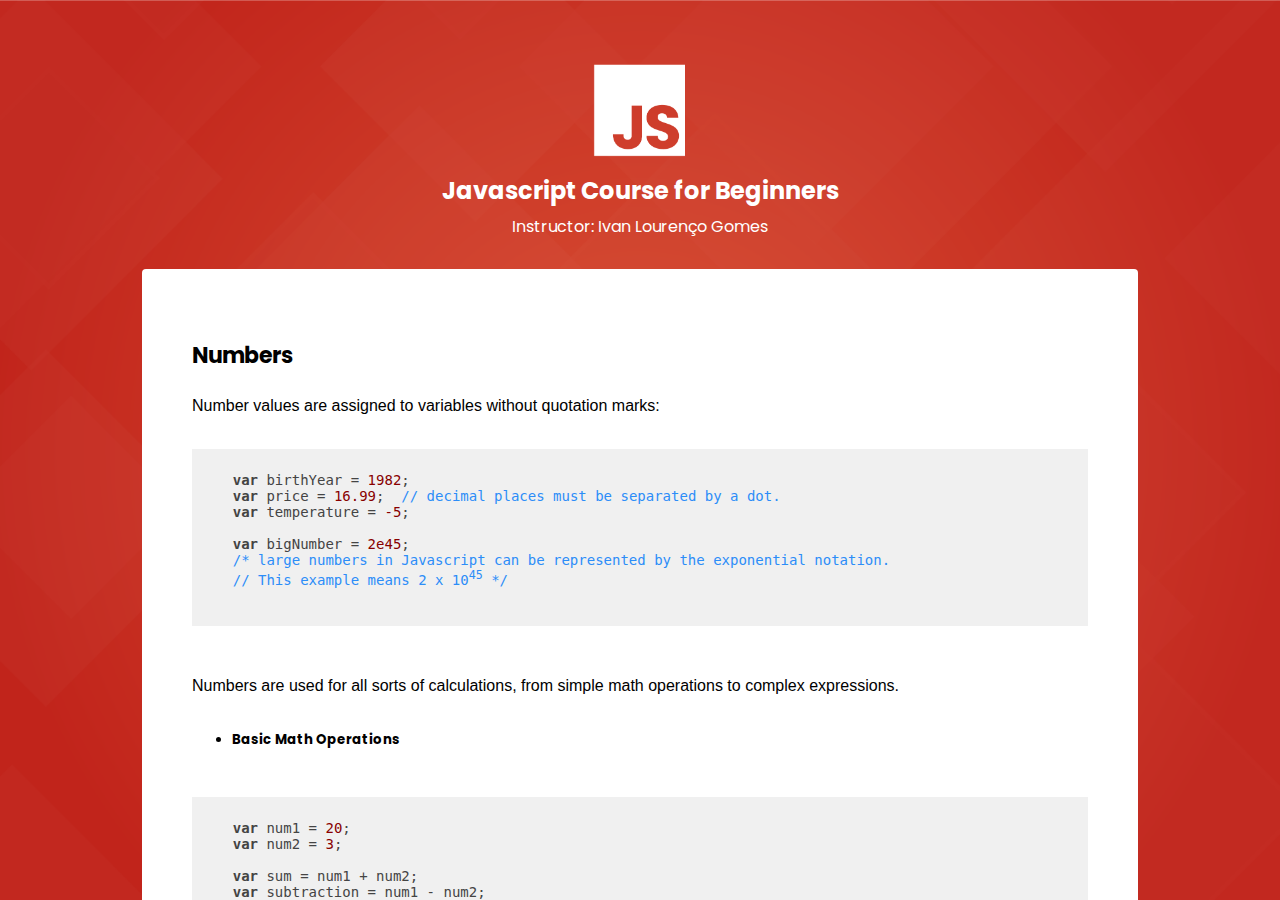
<file: JavaScript/javascript_course/07-data-types-numbers.html>
<!DOCTYPE html>
<html lang="pt-br">

    <head>
        <link rel="stylesheet" href="css/default.css">
        <script src="tools/indice.js"></script>
        <script>var current_class="tipos_dados_numbers";</script>
        <script src="highlight/highlight.pack.js"></script>
        <script>hljs.initHighlightingOnLoad();</script>
        <meta charset="UTF-8">
        <meta name="viewport" content="width=device-width, initial-scale=1.0">
        <meta http-equiv="X-UA-Compatible" content="ie=edge">
        <title>Data Types - Numbers</title>
        <link href="https://fonts.googleapis.com/css?family=Poppins:400,700" rel="stylesheet">
        <link rel="stylesheet" type="text/css" href="css/styles.css">
    </head>

    <body>

       <div class="page-container">
           <header>
               <div class="logo-area">
                   <img src="img/logo_js.png" alt="logo javascript">
               </div>
               <div class="course-title">
                   <h1>Javascript Course for Beginners</h1>
                   <h2>Instructor: Ivan Lourenço Gomes</h2>
               </div>
           </header>

           <main>
               <h3>Numbers</h3>
               
                <p>
                    Number values are assigned to variables without quotation marks:
                </p>

                <pre>
                    <code class="javascript">
    var birthYear = 1982; 
    var price = 16.99;  // decimal places must be separated by a dot.
    var temperature = -5;
    
    var bigNumber = 2e45; 
    /* large numbers in Javascript can be represented by the exponential notation. 
    // This example means 2 x 10<sup>45</sup> */

                    </code>
                </pre>

                <p>
                    Numbers are used for all sorts of calculations, from simple math operations to complex expressions.
                </p>

                <ul>
                    <li><h5>Basic Math Operations</h5></li>
                </ul>

                <pre>
                    <code class="javascript">
    var num1 = 20;
    var num2 = 3;

    var sum = num1 + num2;
    var subtraction = num1 - num2;
    var division = num1 / num2;
    var multiplication = num1 * num2;

    var average = (num1 + num2) / 2;

    /*
    Parenthesis can be used to form expressions. In this case it was used to define the order
    of the operations. Without parenthesis, the division would have been done before the sum,
    resulting in an incorrect average.
    */

                    </code>
                </pre>

                <ul>
                    <li><h5>The Math Object</h5></li>
                </ul>

                <p>
                    We can do more advanced operations using the built-in Math object and its methods.
                    Don't worry if you still have trouble undestanding the concept of objects and 
                    methods, all of this will be clear later in the course.
                </p>

                <pre>
                    <code class="javascript">
    var power = Math.pow(2,4);  /*  This does 2<sup>4</sup>, which is 16. */

    var roundedNumber = Math.round(2.7); // Rounds to the nearest integer. Result: 3

    var roundUp = Math.ceil(4.3) // Rounds to the next integer. Result: 5
    
    var roundDown = Math.floor(4.6) // Rounds to the current integer. Result: 4

    var squareRoot = Math.sqrt(36) // Square root. Result: 6

    var randomNumber = Math.random() // The result is a random number between 0 and 1
                    </code>
                </pre>

                <ul>
                    <li><h5>Methods of the number object</h5></li>
                </ul>

                <p>
                    In Javascript, every data type is an object and has its own methods. This is something 
                    that can be a bit confusing at first but it will become clearer as we advance in the course.
                </p>

                <p>
                    When we have a variable with a number assigned to it, we can use a few methods:
                </p>

                <pre>
                    <code class="javascript">
    var myNumber = 3.78633;
    
    // toFixed() rounds it to a fixed number of decimal places

    console.log( myNumber.toFixed(2) ); // will show 3.79
    console.log( myNumber.toFixed(4) ); // will show 3.7863


                    </code>
                </pre>

                <p>Check out more number methods <a href="https://www.w3schools.com/js/js_number_methods.asp" target="_blank">here</a> </p>

                <ul>
                    <li><h5>Incremental operators</h5></li>
                </ul>

                <p>
                    One common set of operations we usually need to do with numbers is incrementing and decrementing.
                    When we start using loops this will turn out to be essential.
                </p>

                <p>
                    Let's say we want to increment 5 to the current value of a variable. We have two ways
                    of doing it.
                </p>

                <pre>
                    <code class="javascript">

    var myNumber = 20;
    myNumber = myNumber + 5;
    console.log(myNumber); // The result will be 25

                    </code>
                </pre>

                <p>
                    This structure variable = variable + value can be simplified with the incremental operator (+=)
                </p>

                <pre>
                    <code class="javascript">

    myNumber = 1;
    myNumber += 5;
    console.log(myNumber); // The result will be 6

    // We can also use *=, /= e -= for incremental multiplication, division and subtraction

                    </code>
                </pre>

                <p>
                    The incremental operator += also works with strings:
                </p>

                <pre>
                    <code class="javascript">
    var name = "John";
    name += " ";
    name += "Doe";

    console.log(name); // The console will show "John Doe"
    
                    </code>
                </pre>
                

                <h4>Type conversions</h4>

                <p>
                    There will be cases when type conversions will be necessary. Let's say we receive
                    numbers from text inputs and they comes as strings (this is a very common situation).
                    In order to use them in calculations we'll need to convert them to numbers first.
                </p>

                <pre>
                    <code class="javascript">
    var firstNumber = "21"; 
    var secondNumber = "4";

    console.log(firstNumber + secondNumber);
    // The result will be 214 because the plus sign does concatenation on strings.

                    </code>
                </pre>

                <p>
                    To convert strings to numbers we can use ParseInt (for integers) or parseFloat (for numbers with decimals) functions.
                </p>

                <pre>
                    <code class="javascript">
   
    var firstNumber = "21"; 
    var secondNumber = "4";

    console.log(  parseInt(firstNumber) +  parseInt(secondNumber) );
    //The result will be 25

    // To do the opposite we can use the toString method.

    var yearOfBirth = 1986;
    
    console.log(yearOfBirth.toString() +  " is the year I was born.");

                    </code>
                </pre>

                <p>
                        Have you noticed the difference in the structure of number and string conversions? One was done with
                        parseInt(firstNumber) while the other was done with yearOfBirth.toString(). This happens because
                        the first one is a Javascript global function while the other is a method of the string object. In
                        Javascript every data type is an object.  
                </p>

                <p>
                    A bit confusing, right? Don't worry about understanding this concept now. When you get more 
                    comfortable with the language,
                    it will be understood naturally.
                </p>

                <p>
                    If you're unsure on how to do the conversion, just type on Google "JS string to integer" or 
                    "JS number to string" and you can confirm the way you should do it.
                </p>

                <p>
                    Always keep an eye on the type of your variables because many times a lack of conversion
                    goes unnoticed and can lead to bugs in your code. 
                </p>

                <div id="bottom-area">
                    <div class="prev-next-link">
                        <div class="link-aula" id="prev_class">
                            
                        </div>
                        <div class="link-aula" id="next_class">
                            
                        </div>
                    </div>
                    
                    <div class="classes">
                        <h3>
                            Contents
                        </h3>
                        <ul id="class_index">
                        </ul>
                    </div>
                </div>

           </main>

        </div>
        <script src="js/scripts.js"></script> 
    </body>

</html>
</file>
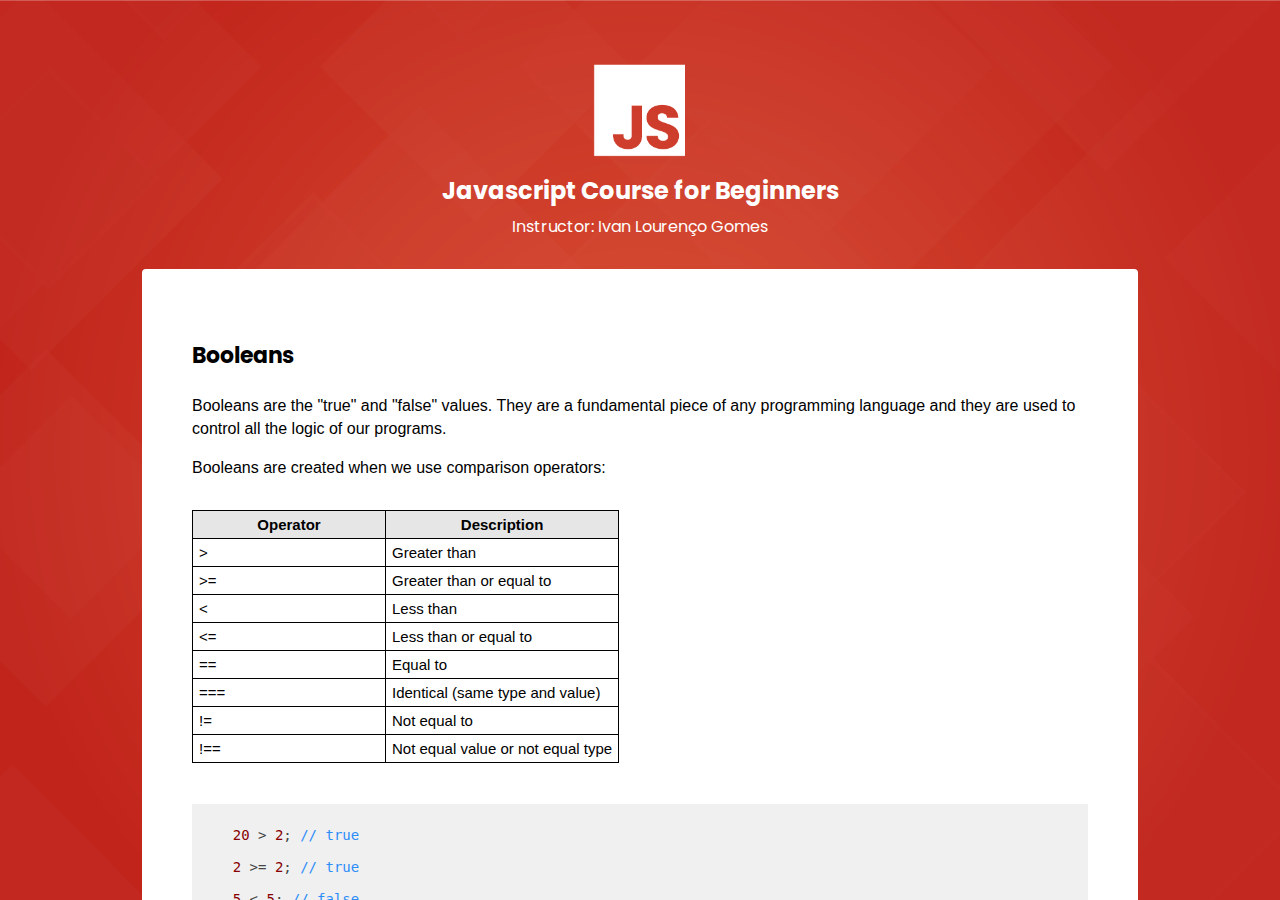
<file: JavaScript/javascript_course/08-data-types-booleans.html>
<!DOCTYPE html>
<html lang="pt-br">

    <head>
        <link rel="stylesheet" href="css/default.css">
        <script src="tools/indice.js"></script>
        <script>var current_class="tipos_dados_booleans";</script>
        <script src="highlight/highlight.pack.js"></script>
        <script>hljs.initHighlightingOnLoad();</script>
        <meta charset="UTF-8">
        <meta name="viewport" content="width=device-width, initial-scale=1.0">
        <meta http-equiv="X-UA-Compatible" content="ie=edge">
        <title>Data Types - Booleans</title>
        <link href="https://fonts.googleapis.com/css?family=Poppins:400,700" rel="stylesheet">
        <link rel="stylesheet" type="text/css" href="css/styles.css">
    </head>

    <body>

       <div class="page-container">
           <header>
               <div class="logo-area">
                   <img src="img/logo_js.png" alt="logo javascript">
               </div>
               <div class="course-title">
                   <h1>Javascript Course for Beginners</h1>
                   <h2>Instructor: Ivan Lourenço Gomes</h2>
               </div>
           </header>

           <main>
               <h3>Booleans</h3>

                <p>
                    Booleans are the "true" and "false" values. They are a fundamental piece of
                    any programming language and they are used to control all the logic of
                    our programs.
                </p>

                <p>Booleans are created when we use comparison operators:</p>

                <div class="tableBox">
                        <table>
                            <tr>
                                <th>Operator</th>
                                <th>Description</th>
                            </tr>
                            <tr>
                                <td> &gt; </td>
                                <td>Greater than</td>
                            </tr>
                            <tr>
                                <td> &gt;= </td>
                                <td>Greater than or equal to</td>
                            </tr>
                            <tr>
                                <td> &lt; </td>
                                <td>Less than</td>
                            </tr>
                            <tr>
                                <td> &lt;= </td>
                                <td>Less than or equal to</td>
                            </tr>   
                            <tr>
                                <td> == </td>
                                <td>Equal to</td>
                            </tr>
                            <tr>
                                <td> === </td>
                                <td>Identical (same type and value)</td>
                            </tr>
                            <tr>
                                <td> != </td>
                                <td>Not equal to</td>
                            </tr>
                            <tr>
                                <td> !== </td>
                                <td>Not equal value or not equal type</td>
                            </tr>

                            
    
                        </table>
                    </div>

                <pre>
                    <code class="javascript">
    20 > 2; // true

    2 >= 2; // true

    5 < 5; // false

    5 <= 10; // true

    20 == 20; // true

    'john' == 'johnny' // false

    'a' == 'A' // false

    20 === "20"; // false - same value but different types

    20 != 10; // true

    10 != 10; // false

    "10" !== 10; // true - type is different


    /* 
    Be careful when using greater than and less than operators with different data types. 
    That can lead to unexpected results 
    */
 
                    </code>
                </pre>

                <p>
                    We'll use booleans on conditional structures. Let's say you will offer
                    finance options for you customers on orders of US$1000 or above:
                </p>

                <pre>
                    <code class="javascript">
    var orderValue = 2800;

    if( orderValue >= 1000 ) {
        console.log("You are eligible to finance your order.");
    } else {
        console.log("Finance options are not available for orders below US$1000");
    }
 
                    </code>
                </pre>

                <p>
                    We'll explore conditionals in depth in the next few lessons.
                </p>


                <div id="bottom-area">
                    <div class="prev-next-link">
                        <div class="link-aula" id="prev_class">
                            
                        </div>
                        <div class="link-aula" id="next_class">
                            
                        </div>
                    </div>
                    
                    <div class="classes">
                        <h3>
                            Contents
                        </h3>
                        <ul id="class_index">
                        </ul>
                    </div>
                </div>

           </main>

        </div>
        <script src="js/scripts.js"></script>
    </body>

</html>
</file>
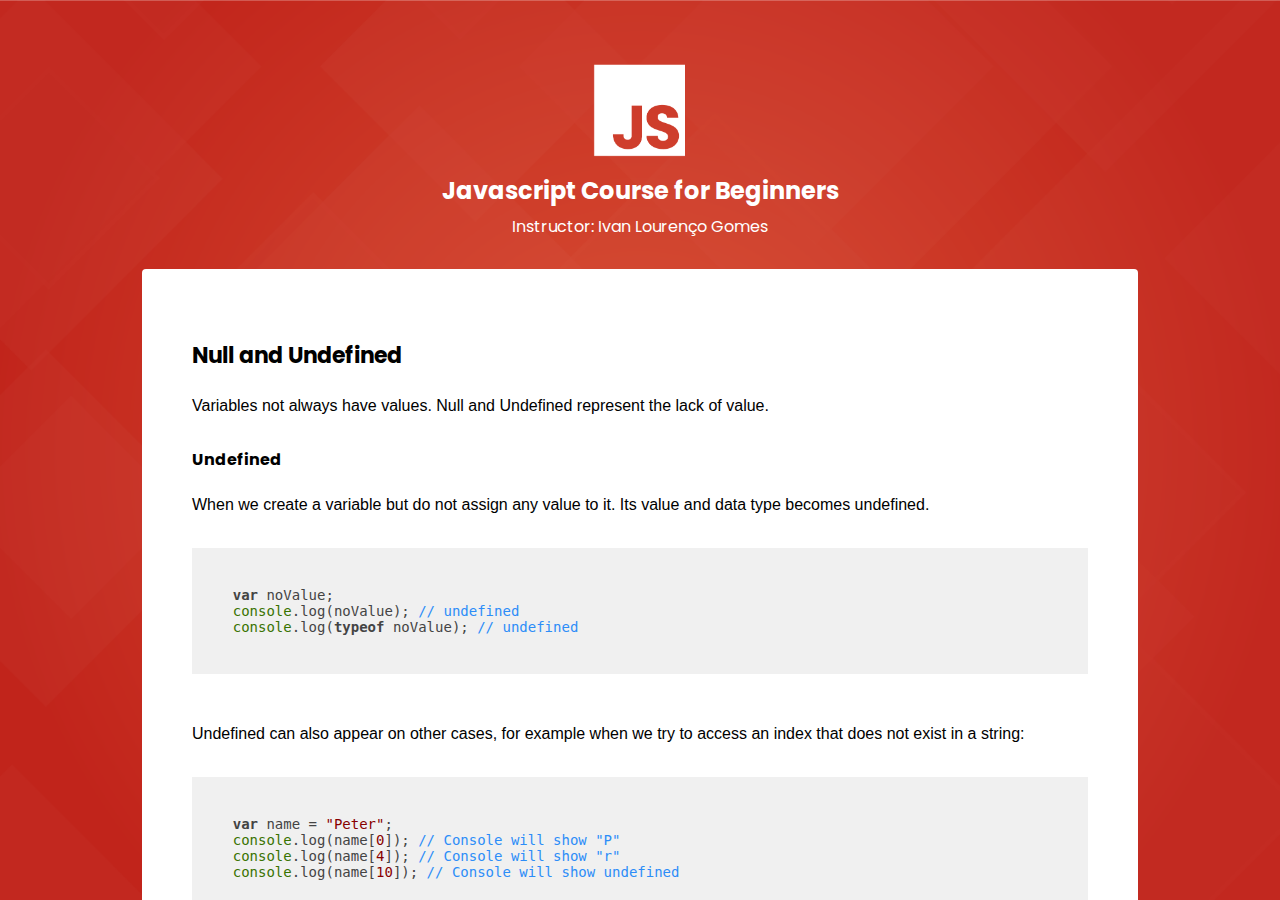
<file: JavaScript/javascript_course/09-data-types-null-undefined.html>
<!DOCTYPE html>
<html lang="pt-br">

    <head>
        <link rel="stylesheet" href="css/default.css">
        <script src="tools/indice.js"></script>
        <script>var current_class="tipos_dados_null";</script>
        <script src="highlight/highlight.pack.js"></script>
        <script>hljs.initHighlightingOnLoad();</script>
        <meta charset="UTF-8">
        <meta name="viewport" content="width=device-width, initial-scale=1.0">
        <meta http-equiv="X-UA-Compatible" content="ie=edge">
        <title>Data Types - null and undefined</title>
        <link href="https://fonts.googleapis.com/css?family=Poppins:400,700" rel="stylesheet">
        <link rel="stylesheet" type="text/css" href="css/styles.css">
    </head>

    <body>

       <div class="page-container">
           <header>
               <div class="logo-area">
                   <img src="img/logo_js.png" alt="logo javascript">
               </div>
               <div class="course-title">
                   <h1>Javascript Course for Beginners</h1>
                   <h2>Instructor: Ivan Lourenço Gomes</h2>
               </div>
           </header>

           <main>
               <h3>Null and Undefined</h3>
               
                <p>
                    Variables not always have values. Null and Undefined represent the lack of value.
                </p>

                <h4>
                    Undefined
                </h4>

                <p>
                    When we create a variable but do not assign any value to it. Its value and data type becomes undefined.
                </p>

                <pre>
                    <code class="javascript">

    var noValue;
    console.log(noValue); // undefined
    console.log(typeof noValue); // undefined

                    </code>
                </pre>

                <p>
                    Undefined can also appear on other cases, for example when we try to 
                    access an index that does not exist in a string:
                </p>

                <pre>
                    <code class="javascript">

    var name = "Peter";
    console.log(name[0]); // Console will show "P"
    console.log(name[4]); // Console will show "r"
    console.log(name[10]); // Console will show undefined


                    </code>
                </pre>

                <p>
                    When we talk about arrays and objects we'll see that:

                    <li>
                        Like strings, arrays have a length and each of their elements have an index
                        from which we can access them. When we try to access an index that does not
                        exist, we'll get the value of undefined.
                    </li>
                    <br>
                    <li>
                        Objects have properties. A car object might have "Manufacturer" or "Name" properties
                        but probably not an "Email" property. If we try to get a non-existent property of an
                        object, we'll get the value of undefined.
                    </li>
                </p>



                <h4>
                    Null
                </h4>

                <p>
                    Null is not exactly a data type and for many people <a href="https://medium.com/@hbarcelos/why-i-banned-null-from-my-js-code-and-why-you-should-too-13df90323cfa" target="_blank">it should be avoided.</a>
                </p>

                <p>
                    Null is normally used to reset the value of a variable that had a value previously:
                </p>

                <pre>
                    <code class="javascript">

    var temperature = 35;
    console.log(temperature);

    temperature = null;
    console.log(temperature); // The console will show null
    console.log(typeof temperature); // The console will show object - which could be misleading
    
                    </code>
                </pre>

                <p>
                    However, the same can be done with undefined:
                </p>

                <pre>
                    <code class="javascript">

    var temperature = 35;
    console.log(temperature);

    temperature = undefined;
    console.log(temperature); // The console will show undefined
    
                    </code>
                </pre>

                <p>
                    In fact, Javascript even consider null and undefined to be equal:
                </p>

                <pre>
                    <code class="javascript">

    console.log(undefined == null);  // The console will show true

                    </code>
                </pre>

                <p>
                    Some people probably just use it to differentiate when a value has never been assigned to 
                    a variable and when its value has just been reset. 
                </p>

                <p>
                    In our examples we'll leave null aside and use undefined when needed.
                </p>

                <div id="bottom-area">
                    <div class="prev-next-link">
                        <div class="link-aula" id="prev_class">
                            
                        </div>
                        <div class="link-aula" id="next_class">
                            
                        </div>
                    </div>
                    
                    <div class="classes">
                        <h3>
                            Contents
                        </h3>
                        <ul id="class_index">
                        </ul>
                    </div>
                </div>

           </main>

        </div>

        <script src="js/scripts.js"></script> 

    </body>

</html>
</file>
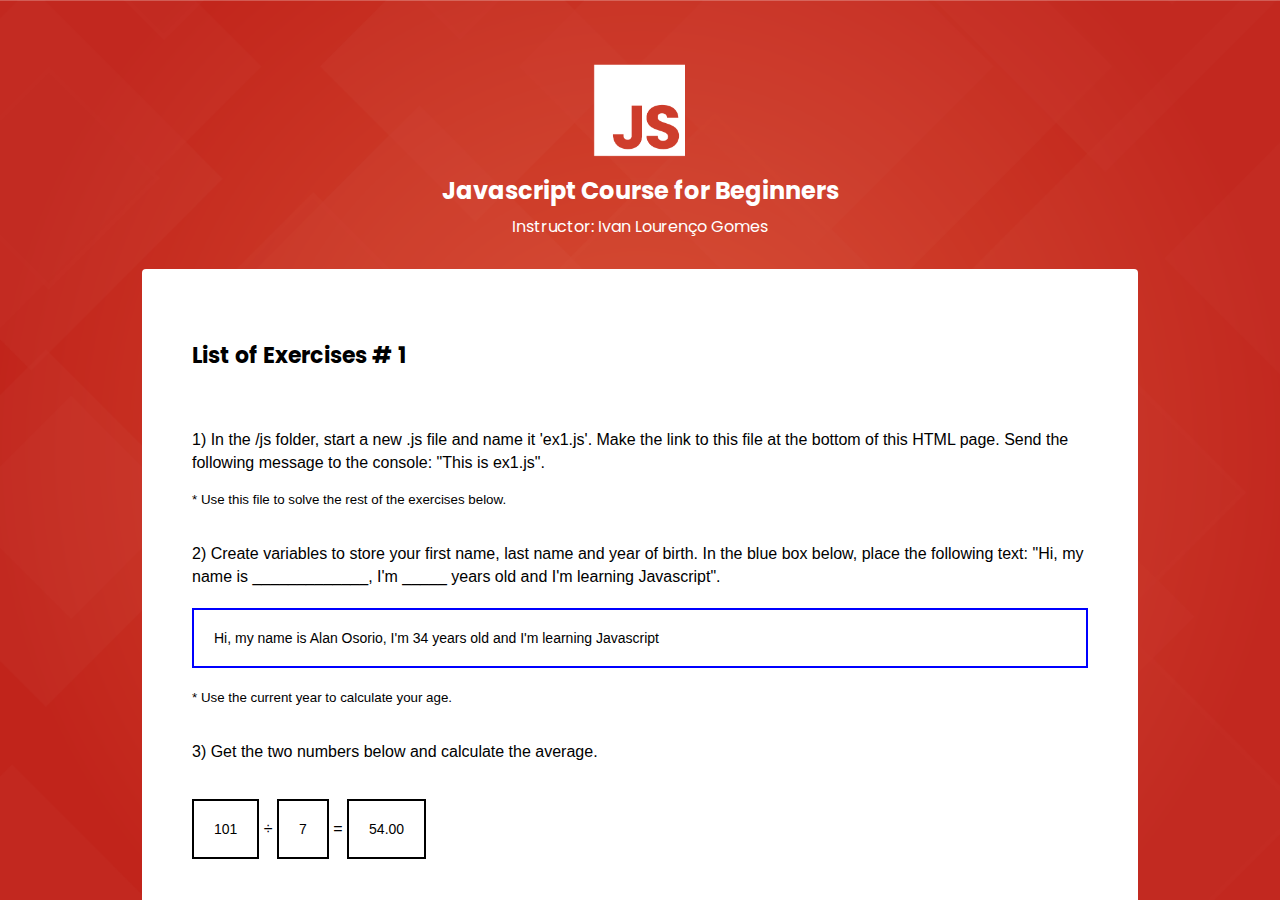
<file: JavaScript/javascript_course/10-exercise1.html>
<!DOCTYPE html>
<html lang="pt-br">

    <head>
        <link rel="stylesheet" href="css/default.css">
        <script src="tools/indice.js"></script>
        <script>var current_class="exercicio1";</script>
        <script src="highlight/highlight.pack.js"></script>
        <script>hljs.initHighlightingOnLoad();</script>
        <meta charset="UTF-8">
        <meta name="viewport" content="width=device-width, initial-scale=1.0">
        <meta http-equiv="X-UA-Compatible" content="ie=edge">
        <title>List of Exercises # 1</title>
        <link href="https://fonts.googleapis.com/css?family=Poppins:400,700" rel="stylesheet">
        <link rel="stylesheet" type="text/css" href="css/styles.css">
    </head>

    <body>

       <div class="page-container">
           <header>
               <div class="logo-area">
                   <img src="img/logo_js.png" alt="logo javascript">
               </div>
               <div class="course-title">
                   <h1>Javascript Course for Beginners</h1>
                   <h2>Instructor: Ivan Lourenço Gomes</h2>
               </div>
           </header>

           <main>
               <h3>List of Exercises # 1</h3>
               <br>
               
                <p>
                    1) In the /js folder, start a new .js file and name it 'ex1.js'. Make the link to this file 
                    at the bottom of this HTML page. Send the following message to the console: "This is ex1.js". 
                </p>

                <small>* Use this file to solve the rest of the exercises below.</small>
                
                <br><br>
                
                <p>
                    2) Create variables to store your first name, last name and year of birth. In the blue box below, 
                    place the following text: "Hi, my name is _____________,
                    I'm _____ years old and I'm learning Javascript". 
                </p>

                <div class="caixa_outer blueborder">

                    <div id="student_message">
                          This element has id="student_message". Show your message here.
                    </div>
                </div>

                <small>* Use the current year to calculate your age.</small>

                <br><br>

                <p>
                    3) Get the two numbers below and calculate the average.
                    
                </p>
    
                <div class="caixa_outer inline">
    
                    <div id="num_1">
                            101
                    </div>
                </div>
    
                &#xf7;
    
                <div class="caixa_outer inline">
    
                    <div id="num_2">
                            7
                    </div>
                </div>
                
                =
    
                <div class="caixa_outer inline">
    
                    <div id="result">
                            Show the result with two decimal places
                    </div>
                </div>
                
    
                <br>
    
                <br>

                <p>
                    4) Suppose telephone numbers with 9 digits are valid. All others are invalid. 
                    Use Javascript to test if the below numbers are valid:

                </p>

                <pre>
                    <code class="javascript">

    var phone1 = "988866552";
    var phone2 = "99087612366";
    var phone3 = 876543123;
    
                    </code>
                </pre>
                
               

                <br>

                <p>
                    5) Send to the console the result of the following operation: 32<sup>6</sup>.
                    
                </p>

                <br>

                <p>
                    6) Consider the following variable names and inform which are invalid and why:

                    <ul>
                        <p>a) var NAME;</p>
                        <p>b) var $num1;</p>
                        <p>c) var typeof; </p>
                        <p>d) var first-name; </p>
                        <p>e) var attempt_2;</p>
                        <p>f) var 2ndAttempt; </p>
                        <p>g) var full name; </p>
                    </ul>
                    
                </p>

                <br>

                <p>
                    7) Consider the block of code below and guess what values will be shown in the console.
                </p>

                <pre>
                    <code class="javascript">

    var quantity = "25";
    var number = 6;
    var pressure;
    var temperature = null;

    console.log(quantity += quantity); 
    console.log( (7+5) / number + 2 ); 
    console.log(pressure); 
    console.log(temperature); 
    console.log(typeof pressure); 
    console.log(typeof temperature);

                    
                    </code>
                </pre>

                <br>

                <p>
                    8) Do the transformations to the URLs below:
                </p>

                <div class="caixa_outer inline">
                    <div id="url_1">
                            www.udemy.com
                    </div>
                </div>

                <div class="caixa_outer inline">
                    <div id="url_2">
                            show the url with https:// here
                    </div>
                </div>

                <br>

                <div class="caixa_outer inline">
                    <div id="url_3">
                            https://www.google.com
                    </div>
                </div>

                <div class="caixa_outer inline">
                    <div id="url_4">
                            show the url without https:// here
                    </div>
                </div>
                    

                <div id="bottom-area">
                    <div class="prev-next-link">
                        <div class="link-aula" id="prev_class">
                            
                        </div>
                        <div class="link-aula" id="next_class">
                            
                        </div>
                    </div>
                    
                    <div class="classes">
                        <h3>
                            Contents
                        </h3>
                        <ul id="class_index">
                        </ul>
                    </div>
                </div>

           </main>

        </div>
        <script src="js/ex1.js"></script>
    </body>

</html>
</file>
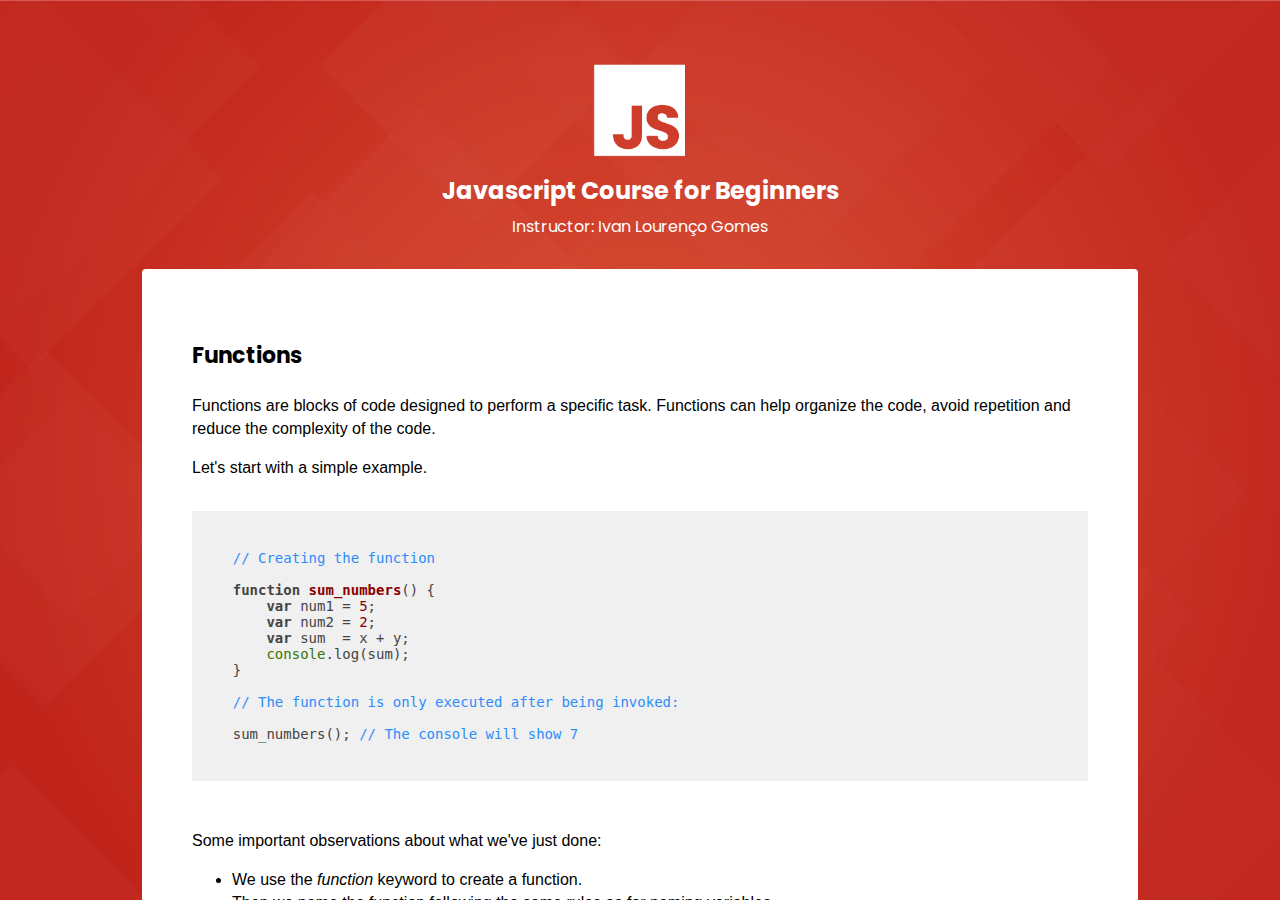
<file: JavaScript/javascript_course/11-functions.html>
<!DOCTYPE html>
<html lang="pt-br">

    <head>
        <link rel="stylesheet" href="css/default.css">
        <script src="tools/indice.js"></script>
        <script>var current_class="funcoes";</script>
        <script src="highlight/highlight.pack.js"></script>
        <script>hljs.initHighlightingOnLoad();</script>
        <meta charset="UTF-8">
        <meta name="viewport" content="width=device-width, initial-scale=1.0">
        <meta http-equiv="X-UA-Compatible" content="ie=edge">
        <title>Functions</title>
        <link href="https://fonts.googleapis.com/css?family=Poppins:400,700" rel="stylesheet">
        <link rel="stylesheet" type="text/css" href="css/styles.css">
    </head>

    <body>

       <div class="page-container">
           <header>
               <div class="logo-area">
                   <img src="img/logo_js.png" alt="logo javascript">
               </div>
               <div class="course-title">
                   <h1>Javascript Course for Beginners</h1>
                   <h2>Instructor: Ivan Lourenço Gomes</h2>
               </div>
           </header>

           <main>
               <h3>Functions</h3>
               
                <p>
                    Functions are blocks of code designed to perform a specific task. Functions can help 
                    organize the code, avoid repetition and reduce the complexity of the code.
                </p>

                <p>Let's start with a simple example.</p>


                <pre>
                    <code class="javascript">
    
    // Creating the function

    function sum_numbers() {
        var num1 = 5;
        var num2 = 2;
        var sum  = x + y;
        console.log(sum);   
    }

    // The function is only executed after being invoked:

    sum_numbers(); // The console will show 7

                    </code>
                </pre>

                <p>
                    Some important observations about what we've just done:
                </p>

                <ul>
                    <li>We use the <i>function</i> keyword to create a function.</li>
                    <li>Then we name the function following the same rules as for naming variables.</li>
                    <li>Inside parenthesis we'll add the arguments (or parameters) of the function. Even if
                        the function has no arguments, like above, we need to open and close parenthesis when creating and when invoking it.
                    </li>
                    <li>Inside the curly braces '{ }' we'll write the block of code we want to be executed every time the function is invoked.</li>
                    <li>Semicolons are not needed at the end of function the declarations</li>                   
                </ul>

                <h4>Function arguments</h4>

                <p>
                    The arguments of the function are like variables that can be used inside the functions. In the example
                    above our function will always sum 5 + 2, which is not very useful. By using arguments we can 
                    make it dynamic and sum different numbers everytime.
                </p>

                <pre>
                    <code class="javascript">

    function sum_args(num1,num2) {
        var sum  = num1 + num2;
        console.log(sum); 
    }

    /* Now when invoking the function we can use any numbers we want: */

    sum_args(10,25); // The console will show 35

    sum_args(1000,375); // The console will show 1375

    sum_args(-2,47); // The console will show 45



                    </code>
                </pre>

                <h4>The return statement</h4>

                <p>
                    Our function is now dynamic but it's performing only one task: sending the result to the console. 
                    This can be useful for testing purposes but not more than that. It would be good 
                    if our function could return the value so we could do anything we want with it.
                </p>

                <p>
                    That's what the return statement will do:
                </p>


                <pre>
                    <code class="javascript">

    function sum_args(num1,num2) {
        var sum  = num1 + num2;
        return sum; 
    }

                    </code>
                </pre>

                <p>
                    Now we can do anything we want with it, like using in other calculations and 
                    sending the result to an HTML element.
                </p>

                <pre>
                    <code class="javascript">

    var average = sum_args(6,10) / 2;

    console.log( sum_args(13,21) );

                    </code>
                </pre>

                <p>
                    Can you sum -27 and 55 and show the result in the element below?
                </p>
               
                <div class="caixa_outer inline">

                    <div id="sum_result">
                            This element has id="sum_result"
                    </div>
                </div>


                <div id="bottom-area">
                    <div class="prev-next-link">
                        <div class="link-aula" id="prev_class">
                            
                        </div>
                        <div class="link-aula" id="next_class">
                            
                        </div>
                    </div>
                    
                    <div class="classes">
                        <h3>
                            Contents
                        </h3>
                        <ul id="class_index">
                        </ul>
                    </div>
                </div>




           </main>

        </div>

        <script src="js/scripts.js"></script>

    </body>

</html>
</file>
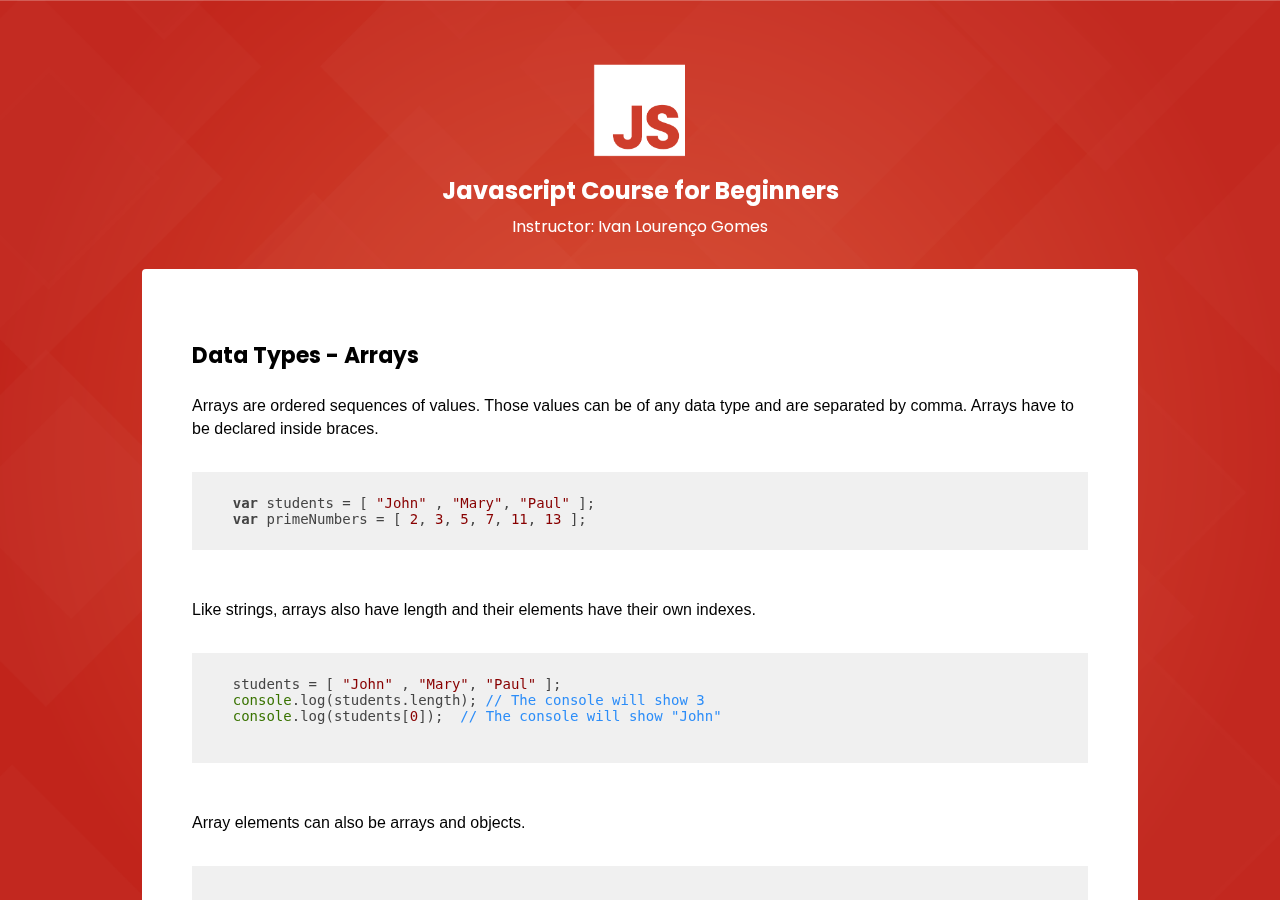
<file: JavaScript/javascript_course/12-data-types-arrays.html>
<!DOCTYPE html>
<html lang="pt-br">

    <head>
        <link rel="stylesheet" href="css/default.css">
        <script src="tools/indice.js"></script>
        <script>var current_class="tipos_arrays";</script>
        <script src="highlight/highlight.pack.js"></script>
        <script>hljs.initHighlightingOnLoad();</script>
        <meta charset="UTF-8">
        <meta name="viewport" content="width=device-width, initial-scale=1.0">
        <meta http-equiv="X-UA-Compatible" content="ie=edge">
        <title>Data Types - Arrays</title>
        <link href="https://fonts.googleapis.com/css?family=Poppins:400,700" rel="stylesheet">
        <link rel="stylesheet" type="text/css" href="css/styles.css">
    </head>

    <body>

       <div class="page-container">
           <header>
               <div class="logo-area">
                   <img src="img/logo_js.png" alt="logo javascript">
               </div>
               <div class="course-title">
                   <h1>Javascript Course for Beginners</h1>
                   <h2>Instructor: Ivan Lourenço Gomes</h2>
               </div>
           </header>

           <main>
               <h3>Data Types - Arrays</h3>

                <p>
                    Arrays are ordered sequences of values. Those values can be of any data type and are
                    separated by comma. Arrays have to be declared inside braces.
                </p>
                    
                
                <pre>
                    <code class="javascript">
    var students = [ "John" , "Mary", "Paul" ];
    var primeNumbers = [ 2, 3, 5, 7, 11, 13 ];
                    </code>
                </pre>

                <p>
                    Like strings, arrays also have length and their elements have their own indexes.
                </p>

                <pre>
                    <code class="javascript">
    students = [ "John" , "Mary", "Paul" ];
    console.log(students.length); // The console will show 3
    console.log(students[0]);  // The console will show "John"

                    </code>
                </pre>

                <p>
                    Array elements can also be arrays and objects.
                </p>

                <pre>
                    <code class="javascript">

    var groups = [ 
        [ "John" , "Mary" ],
        [ "Peter" , "Joana", "Andrew", "Julio" ],
        [ "Caroline" , "Helen", "Mark" ]
    ];

                    </code>
                </pre>


                <p>
                    This was an example of a multidimensional array. Can you guess what is the length
                    of the groups array? 
                </p>

                <p>
                    The groups array has 3 elements. 
                </p>

                <pre>
                    <code class="javascript">
    console.log(groups.length); // The console will 3
    console.log(groups[1]);  // The console will [ "Peter" , "Joana", "Andrew", "Julio" ]

    /* We can access arrays inside arrays by adding the index notation as many times as needed */

    console.log(grupos[1][2]);  // The console will "Andrew"

                    </code>
                </pre>

                <h4>Array operations</h4>
                
                
                <li>Push - Add elements to the end of an array</li>
                <li>Pop - Remove the last element of an array</li>
                <li>Shift - Remove the first element of an array</li>
                <li>Unshift - Add elements to the beginning of an array</li>

                <pre>
                    <code class="javascript">

    var courses = [ "HTML", "Python", "PHP" ];

    courses.push("Javascript");

    console.log(courses);  // The console will show [ "HTML", "Python", "PHP", "Javascript" ]

    courses.unshift("Bootstrap");

    console.log(courses);  // The console will show [ "Bootstrap", "HTML", "Python", "PHP", "Javascript" ]

    courses.pop();

    console.log(courses);  // The console will show [ "Bootstrap", "HTML", "Python", "PHP" ]

    courses.shift();

    console.log(courses);  // The console will show [ "HTML", "Python", "PHP" ]

                    </code>
                </pre>


                <p>It's also possible to redefine elements using the index notation</p>

                <pre>
                    <code class="javascript">

    var ingredients = [ "bread", "cheese", "ham" ];

    ingredients[0] = "whole bread";

    console.log(ingredients);  // The console will show [ "whole bread", "cheese", "ham" ]

                    </code>
                </pre>

                <li>Slice - extracts part of an array</li>

                <p>
                    The slice method extracts part of an array. We do it by choosing a 
                    start and an end index (end element not included).
                </p>

                <pre>
                    <code class="javascript">

    var students = [ "Peter" , "Joana", "Andrew", "Julio", "Kate", "Marie" ];
    console.log( students.slice(0,3) );

    // The console will show [ "Peter" , "Joana", "Andrew" ]

                    </code>
                </pre>

                <p>
                    By omitting  second value we go until the last element with it included.
                </p>

                <pre>
                    <code class="javascript">

    var students = [ "Peter" , "Joana", "Andrew", "Julio", "Kate", "Marie" ];
    
    console.log( students.slice(3,) );
    // The console will show ["Julio", "Kate", "Marie"]

                    </code>
                </pre>

                <p>
                    We can also use negative numbers to start counting backwards from the end of an array.
                    To get the last three elements of an array we do:
                </p>


                <pre>
                    <code class="javascript">

    var students = [ "Peter" , "Joana", "Andrew", "Julio", "Kate", "Marie" ];
    
    console.log( students.slice(-3,) );
    // The console will show ["Julio", "Kate", "Marie"]

                    </code>
                </pre>
               
                <div id="bottom-area">
                    <div class="prev-next-link">
                        <div class="link-aula" id="prev_class">
                            
                        </div>
                        <div class="link-aula" id="next_class">
                            
                        </div>
                    </div>
                    
                    <div class="classes">
                        <h3>
                            Contents
                        </h3>
                        <ul id="class_index">
                        </ul>
                    </div>
                </div>

           </main>

        </div>

        <script src="js/scripts.js"></script>

    </body>

</html>
</file>
<file: JavaScript/tshirts/css/style.css>
@charset "UTF-8";
/*
Placeholder
*/
/*
* Dotted Border - A SASS mixin to help you increase spacing between the dots of border-style:dotted.
* By @florbraz
* Documentation and examples - github.com/florbraz/Dotted-Border-w-custom-spacing-SCSS-Mixin
* V1.0
*/
/*
* Function to effect of newsletter message box
*/

@keyframes showSweetAlert {
  0% {
    transform: scale(0.7);
    -webkit-transform: scale(0.7);
  }
  45% {
    transform: scale(1.05);
    -webkit-transform: scale(1.05);
  }
  80% {
    transform: scale(0.95);
    -webkit-transform: scale(0.95);
  }
  to {
    transform: scale(1);
    -webkit-transform: scale(1);
  }
}

@keyframes hideSweetAlert {
  0% {
    transform: scale(1);
    -webkit-transform: scale(1);
  }
  to {
    transform: scale(0.5);
    -webkit-transform: scale(0.5);
  }
}

/**
 * Mixin for animations and Keyframes
 */
.column, .columns {
  padding-left: 10px;
  padding-right: 10px;
}

.no-padding {
  padding-right: 0;
  padding-left: 0;
}

.table {
  display: table;
  height: 100%;
  width: 100%;
}

.table-cell {
  display: table-cell;
  vertical-align: middle;
  height: 100%;
  width: 100%;
}

.global-page-container {
  width: 100%;
  display: inline-block;
  margin: auto;
  height: 100%;
}

.inline {
  display: inline-block !important;
}

.refresh-loader {
  display: none;
  z-index: 9998;
  position: fixed;
  top: 0;
  left: 0;
  height: 100%;
  width: 100%;
  text-align: center;
}

.refresh-loader svg {
  opacity: 1;
  margin-left: auto;
  width: 40px;
  height: auto;
}

.refresh-loader svg path {
  fill: #EEAE29;
}

@keyframes rotating {
  from {
    transform: rotate(0deg);
  }
  to {
    transform: rotate(360deg);
  }
}

.rotating {
  animation: rotating 0.7s linear infinite;
}

/* **********************************************************************************************
***********************************   MEDIA QUERIES   ******************************************* 
********************************************************************************************** */
/* max-width 640px *********************************************************************/
@media only screen and (max-width: 40em) {
  .global-page-container {
    width: 100%;
  }
}

/* min-width 641px and max-width 1023px ************************************************/
@media only screen and (min-width: 40.063em) and (max-width: 63.938em) {
  .global-page-container {
    width: 100%;
  }
}

/* min-width 1024px and max-width 1440px ***********************************************/
@media only screen and (min-width: 64em) and (max-width: 90em) {
  .global-page-container {
    width: 1024px;
  }
}

/* min-width 1441px ********************************************************************/
@media only screen and (min-width: 90.063em) {
  .global-page-container {
    width: 1320px;
  }
}

/* Variáveis *******************************************************************************/
/* Fim das Variáveis */
/* Global Header Styles ********************************************************************/
header {
  background-color: #4F4F4F;
  box-shadow: 0px 2px 4px 1px rgba(0, 0, 0, 0.12);
  text-align: center;
  line-height: 0;
  position: fixed;
  z-index: 98;
  top: 0;
  width: 100%;
}

.ghost-element {
  width: 100%;
  height: 70px;
}

/* End of Global Header Styles */
/* Main Header Styles ****************************************************/
.main-header {
  height: 70px;
  padding-left: 8px;
  padding-right: 8px;
}

/* End of Main Header Styles */
/* **********************************************************************************************
***********************************   MEDIA QUERIES   ******************************************* 
********************************************************************************************** */
/* max-width 640px *********************************************************************/
/* min-width 641px and max-width 1023px ************************************************/
/* min-width 1024px and max-width 1440px ***********************************************/
/* min-width 1441px ********************************************************************/
main {
  text-align: center;
  padding-bottom: 35px;
}

main .price-calculator {
  padding: 35px 0;
}

main .price-calculator h1 {
  font-family: 'Poppins', sans-serif;
  font-weight: 500;
  font-size: 26px;
  color: #000000;
  margin-bottom: 25px;
}

main .price-calculator .filters {
  background-color: #EDEDED;
  padding: 25px;
  text-align: left;
  font-family: 'Lato', sans-serif;
}

main .price-calculator .filters .single-filter {
  display: inline-block;
  margin-right: 25px;
  margin-bottom: 18px;
}

main .price-calculator .filters .single-filter .option-filter {
  font-size: 0;
}

main .price-calculator .filters .single-filter .option-filter .option-button {
  cursor: pointer;
  line-height: 35px;
  padding: 0 10px;
  display: inline-block;
  background-color: #FFF;
  margin: 0;
}

main .price-calculator .filters .single-filter .option-filter .selected {
  background-color: #428CB3;
  color: #FFF;
}

main .price-calculator .filters .single-filter input, main .price-calculator .filters .single-filter .option-button, main .price-calculator .filters .single-filter select {
  height: 35px;
  margin: 0;
  font-size: 12px;
}

main .price-calculator .filters .single-filter input[type=number] {
  max-width: 100px;
}

main .price-calculator .filters .single-filter select {
  padding-right: 18px;
}

main .price-calculator .filters .single-filter .filter-label {
  display: block;
  font-size: 12px;
  margin-bottom: 3px;
}

main .price-calculator .results {
  padding: 12px 0;
}

main .price-calculator .results div {
  margin-top: 15px;
}

main .price-calculator .results .product-picture {
  border: 1px solid #9B9B9B;
  padding: 30px;
}

main .price-calculator .results .product-description {
  text-align: left;
  padding-left: 25px;
}

main .price-calculator .results .product-description h2 {
  font-size: 17px;
  font-weight: 700;
  margin-bottom: 18px;
}

main .price-calculator .results .product-description p {
  font-size: 13px;
  line-height: 13px;
  font-weight: bold;
}

main .price-calculator .results .product-description p span {
  font-weight: normal;
}

main .price-calculator .results .product-description #price {
  margin-top: -8px;
  font-size: 28px;
  font-weight: bold;
}

main .price-calculator .results .product-description #complete-order {
  cursor: pointer;
  text-align: center;
  height: 60px;
  line-height: 60px;
  width: 260px;
  background-color: #33DD3A;
  color: white;
  font-weight: bold;
  transition: 0.5s;
}

main .price-calculator .results .product-description #complete-order:hover {
  background-color: #2F9733;
  transition: 0.5s;
}

/* **********************************************************************************************
***********************************   MEDIA QUERIES   ******************************************* 
********************************************************************************************** */
/* max-width 640px *********************************************************************/
@media only screen and (max-width: 40em) {
  main .price-calculator .results .product-description {
    padding-left: 0;
  }
}

/* min-width 641px and max-width 1023px ************************************************/
/* min-width 1024px and max-width 1440px ***********************************************/
/* min-width 1441px ********************************************************************/
/*# sourceMappingURL=style.css.map */
</file>
<file: JavaScript/Wedesign_en/css/style.css>
@charset "UTF-8";
/*
Placeholder
*/
/*
* Dotted Border - A SASS mixin to help you increase spacing between the dots of border-style:dotted.
* By @florbraz
* Documentation and examples - github.com/florbraz/Dotted-Border-w-custom-spacing-SCSS-Mixin
* V1.0
*/
/*
* Function to effect of newsletter message box
*/
@-webkit-keyframes showSweetAlert {
  0% {
    transform: scale(0.7);
    -webkit-transform: scale(0.7); }
  45% {
    transform: scale(1.05);
    -webkit-transform: scale(1.05); }
  80% {
    transform: scale(0.95);
    -webkit-transform: scale(0.95); }
  to {
    transform: scale(1);
    -webkit-transform: scale(1); } }
@keyframes showSweetAlert {
  0% {
    transform: scale(0.7);
    -webkit-transform: scale(0.7); }
  45% {
    transform: scale(1.05);
    -webkit-transform: scale(1.05); }
  80% {
    transform: scale(0.95);
    -webkit-transform: scale(0.95); }
  to {
    transform: scale(1);
    -webkit-transform: scale(1); } }
@-webkit-keyframes hideSweetAlert {
  0% {
    transform: scale(1);
    -webkit-transform: scale(1); }
  to {
    transform: scale(0.5);
    -webkit-transform: scale(0.5); } }
@keyframes hideSweetAlert {
  0% {
    transform: scale(1);
    -webkit-transform: scale(1); }
  to {
    transform: scale(0.5);
    -webkit-transform: scale(0.5); } }
/**
 * Mixin for animations and Keyframes
 */
.column, .columns {
  padding-left: 10px;
  padding-right: 10px; }

.no-padding {
  padding-right: 0;
  padding-left: 0; }

.table {
  display: table;
  height: 100%;
  width: 100%; }

.table-cell {
  display: table-cell;
  vertical-align: middle;
  height: 100%;
  width: 100%; }

.global-page-container {
  width: 100%;
  display: inline-block;
  margin: auto;
  height: 100%; }

.inline {
  display: inline-block !important; }

/* **********************************************************************************************
***********************************   MEDIA QUERIES   ******************************************* 
********************************************************************************************** */
/* max-width 640px *********************************************************************/
@media only screen and (max-width: 40em) {
  .global-page-container {
    width: 100%; } }
/* min-width 641px and max-width 1023px ************************************************/
@media only screen and (min-width: 40.063em) and (max-width: 63.938em) {
  .global-page-container {
    width: 100%; } }
/* min-width 1024px and max-width 1440px ***********************************************/
@media only screen and (min-width: 64em) and (max-width: 90em) {
  .global-page-container {
    width: 1024px; } }
/* min-width 1441px ********************************************************************/
@media only screen and (min-width: 90.063em) {
  .global-page-container {
    width: 1320px; } }
/* Variáveis *******************************************************************************/
/* Fim das Variáveis */
/* Global Header Styles ********************************************************************/
header {
  background-color: #2A2D34;
  -webkit-box-shadow: 0px 2px 4px 1px rgba(0, 0, 0, 0.12);
  -moz-box-shadow: 0px 2px 4px 1px rgba(0, 0, 0, 0.12);
  box-shadow: 0px 2px 4px 1px rgba(0, 0, 0, 0.12);
  text-align: center;
  line-height: 0;
  position: fixed;
  z-index: 98;
  top: 0;
  width: 100%; }
  header .logo, header .main-menu, header .search-icon, header .hamburguer-icon, header .utility-icons {
    height: 100%; }
  header .logo h1 {
    font-family: 'Poppins', sans-serif;
    font-size: 22px;
    line-height: 22px;
    font-weight: 500;
    color: #FFF;
    margin-bottom: 0; }
  header .main-menu {
    text-align: right; }
    header .main-menu .menu-items {
      margin: 0;
      line-height: 1.2em; }
    header .main-menu .menu-items li {
      display: inline-block;
      padding: 0;
      text-decoration: none;
      margin-right: 22px;
      font-family: 'Poppins', sans-serif;
      font-weight: 300;
      font-size: 15px;
      letter-spacing: 1.22px; }
    header .main-menu .menu-items a,
    header .main-menu .menu-items a:visited {
      color: #FFF; }
      header .main-menu .menu-items a:hover,
      header .main-menu .menu-items a:visited:hover {
        color: #FFFC31; }

.ghost-element {
  width: 100%;
  height: 70px; }

/* End of Global Header Styles */
/* Main Header Styles ****************************************************/
.main-header {
  height: 70px;
  padding-left: 8px;
  padding-right: 8px; }
  .main-header .logo {
    overflow: hidden; }
    .main-header .logo h1 {
      line-height: 22px;
      font-size: 22px; }
      .main-header .logo h1 .square {
        width: 8px;
        display: inline-block;
        margin-right: 6px;
        background-color: #E94F37; }
  .main-header .right-space, .main-header .hamburguer-icon {
    display: none; }

/* End of Main Header Styles */
/* Sliding Header Styles (Sliding Menu) ****************************************************/
.sliding-header-menu-outer {
  position: fixed;
  z-index: 99;
  right: -320px;
  overflow: hidden;
  width: 320px;
  height: 100%;
  -webkit-box-shadow: 0px 2px 4px 1px rgba(0, 0, 0, 0.12);
  -moz-box-shadow: 0px 2px 4px 1px rgba(0, 0, 0, 0.12);
  box-shadow: 0px 2px 4px 1px rgba(0, 0, 0, 0.12);
  -webkit-transition: right 300ms ease-out;
  -moz-transition: right 300ms ease-out;
  -ms-transition: right 300ms ease-out;
  -o-transition: right 300ms ease-out;
  transition: right 300ms ease-out; }
  .sliding-header-menu-outer .sliding-header-menu {
    height: 100vh;
    background-color: #FFF;
    position: relative;
    width: 100%; }
    .sliding-header-menu-outer .sliding-header-menu .sliding-header-menu-li {
      margin: 0;
      margin-top: 30px; }
      .sliding-header-menu-outer .sliding-header-menu .sliding-header-menu-li li {
        display: block;
        height: 42px;
        margin-right: 0;
        text-align: center; }
        .sliding-header-menu-outer .sliding-header-menu .sliding-header-menu-li li a, .sliding-header-menu-outer .sliding-header-menu .sliding-header-menu-li li a:visited {
          color: #424143; }

.show-menu {
  right: 0px; }

/* End of Sliding Header Styles (Sliding Menu) */
/* **********************************************************************************************
***********************************   MEDIA QUERIES   ******************************************* 
********************************************************************************************** */
/* max-width 640px *********************************************************************/
@media only screen and (max-width: 40em) {
  .main-header .main-menu .menu-items {
    display: none; }
  .main-header .logo {
    overflow: hidden; }
    .main-header .logo h1 {
      font-size: 22px;
      line-height: 22px; }
  .main-header .right-space, .main-header .hamburguer-icon {
    display: initial; }
  .main-header .hamburguer-menu .hamburguer-icon img {
    width: 18px;
    height: auto; }

  .sliding-header-menu-close-button {
    height: 70px; } }
/* min-width 641px and max-width 1023px ************************************************/
@media only screen and (min-width: 40.063em) and (max-width: 63.938em) {
  .main-header {
    height: 80px; }
    .main-header .main-menu .menu-items {
      display: none; }
    .main-header .right-space, .main-header .hamburguer-icon {
      display: initial; }

  .logo h1 {
    font-size: 22px;
    line-height: 22px; }

  .hamburguer-menu .hamburguer-icon img {
    width: 18px;
    height: auto; }

  .sliding-header-menu-close-button {
    height: 80px; }

  .ghost-element {
    height: 80px; } }
/* min-width 1024px and max-width 1440px ***********************************************/
@media only screen and (min-width: 64em) and (max-width: 90em) {
  .main-header {
    height: 90px; }

  .logo h1 {
    font-size: 22px;
    line-height: 22px; }

  .sliding-header-menu-outer {
    display: none !important; }

  .ghost-element {
    height: 90px; } }
/* min-width 1441px ********************************************************************/
@media only screen and (min-width: 90.063em) {
  .main-header {
    height: 90px; }

  .logo h1 {
    text-align: left; }

  .sliding-header-menu-outer {
    display: none !important; }

  .ghost-element {
    height: 90px; } }
.section-title {
  text-align: center; }
  .section-title h3 {
    font-size: 22px;
    font-family: 'Poppins', sans-serif;
    font-weight: 600;
    margin-top: 30px;
    margin-bottom: 8px;
    color: #424143;
    text-transform: uppercase; }
  .section-title hr {
    text-align: center;
    margin: auto;
    width: 40px;
    border: solid 2px #E94F37; }

.about-us {
  text-align: center; }
  .about-us img {
    float: right;
    width: 100%;
    height: auto;
    margin-left: 0;
    margin-bottom: 12px; }
  .about-us .about-us-text {
    text-align: left; }
    .about-us .about-us-text p {
      color: #424143;
      font-family: 'Lato', sans-serif;
      font-weight: normal;
      font-size: 16px;
      line-height: 28px; }

.servicos {
  text-align: center; }
  .servicos .service-stripe {
    padding: 60px 0;
    background-color: #2A2D34;
    color: white;
    display: inline-block;
    height: 100%;
    position: relative; }
    .servicos .service-stripe .service-stripe-inner .stripe-arrow {
      display: inline-block;
      height: 100%;
      line-height: 100%;
      cursor: pointer; }
      .servicos .service-stripe .service-stripe-inner .stripe-arrow p {
        font-size: 32px;
        font-family: 'Poppins', sans-serif;
        font-weight: 600; }
      .servicos .service-stripe .service-stripe-inner .stripe-arrow:focus {
        outline: 0; }
    .servicos .service-stripe .service-stripe-inner .stripe-content {
      display: inline-block;
      height: 100%;
      font-family: Arial, sans-serif;
      font-weight: normal;
      font-size: 18px; }
      .servicos .service-stripe .service-stripe-inner .stripe-content #service-title {
        font-size: 18px;
        font-family: 'Poppins', sans-serif;
        font-weight: 600;
        color: #FFFC31; }
      .servicos .service-stripe .service-stripe-inner .stripe-content p {
        display: inline; }

/* **********************************************************************************************
***********************************   MEDIA QUERIES   ******************************************* 
********************************************************************************************** */
/* max-width 640px *********************************************************************/
@media only screen and (max-width: 40em) {
  .section-title {
    padding: 60px 0 40px 0; }
    .section-title hr {
      margin-bottom: 20px; } }
/* min-width 641px and max-width 1023px ************************************************/
@media only screen and (min-width: 40.063em) and (max-width: 63.938em) {
  .section-title {
    padding: 60px 0 40px 0; }
    .section-title h3 {
      font-size: 22px; }

  .about-us img {
    width: 26%;
    margin-left: 12px;
    margin-bottom: 8px; }
  .about-us .about-us-text p {
    font-size: 16px; } }
/* min-width 1024px and max-width 1440px ***********************************************/
@media only screen and (min-width: 64em) and (max-width: 90em) {
  .section-title {
    padding: 70px 0 50px 0; }
    .section-title h3 {
      font-size: 22px; }

  .about-us img {
    width: 20%;
    margin-left: 12px;
    margin-bottom: 8px; }
  .about-us .about-us-text p {
    font-size: 18px; } }
/* min-width 1441px ********************************************************************/
@media only screen and (min-width: 90.063em) {
  .section-title {
    padding: 80px 0 60px 0; }
    .section-title h3 {
      font-size: 22px; }

  .about-us img {
    width: 20%;
    margin-left: 12px;
    margin-bottom: 8px; }
  .about-us .about-us-text p {
    font-size: 18px; } }
.welcome-gallery, .welcome-inner, .welcome-slider {
  margin: 0;
  padding: 0; }

.welcome-gallery {
  height: 400px;
  position: relative;
  width: 100%; }
  .welcome-gallery .photo-section, .welcome-gallery .main-section-title, .welcome-gallery .photo-gradient {
    position: absolute;
    top: 0;
    left: 0;
    width: 100%;
    height: 100%; }
  .welcome-gallery .photo-section {
    z-index: 1; }
    .welcome-gallery .photo-section img {
      min-width: 100%;
      height: 100%;
      object-fit: cover;
      position: absolute;
      left: 50%;
      top: 50%;
      z-index: 1;
      -webkit-transform: translateX(-50%) translateY(-50%);
      -moz-transform: translateX(-50%) translateY(-50%);
      -ms-transform: translateX(-50%) translateY(-50%);
      -o-transform: translateX(-50%) translateY(-50%);
      transform: translateX(-50%) translateY(-50%); }
  .welcome-gallery .main-section-title {
    z-index: 3;
    height: 100%;
    text-align: center; }
    .welcome-gallery .main-section-title h1 {
      font-size: 30px;
      font-family: 'Poppins', sans-serif;
      font-weight: 500;
      color: white; }
    .welcome-gallery .main-section-title h2 {
      font-size: 18px;
      font-family: 'Poppins', sans-serif;
      font-weight: 300;
      color: white; }
  .welcome-gallery .photo-gradient {
    background-color: rgba(0, 0, 0, 0.5);
    z-index: 2; }

/* **********************************************************************************************
***********************************   MEDIA QUERIES   ******************************************* 
********************************************************************************************** */
/* max-width 640px *********************************************************************/
@media only screen and (max-width: 40em) {
  .welcome-gallery .main-section-title {
    padding: 0 40px; } }
/* min-width 641px and max-width 1023px ************************************************/
@media only screen and (min-width: 40.063em) and (max-width: 63.938em) {
  .welcome-gallery {
    height: 600px; }
    .welcome-gallery .main-section-title {
      padding: 0 40px; }
      .welcome-gallery .main-section-title h1 {
        font-size: 44px; }
      .welcome-gallery .main-section-title h2 {
        font-size: 24px; } }
/* min-width 1024px and max-width 1440px ***********************************************/
@media only screen and (min-width: 64em) and (max-width: 90em) {
  .welcome-gallery {
    height: 500px; }
    .welcome-gallery .main-section-title h1 {
      font-size: 48px; }
    .welcome-gallery .main-section-title h2 {
      font-size: 22px; } }
/* min-width 1441px ********************************************************************/
@media only screen and (min-width: 90.063em) {
  .welcome-gallery {
    height: 650px; }
    .welcome-gallery .main-section-title h1 {
      font-size: 54px; }
    .welcome-gallery .main-section-title h2 {
      font-size: 28px; } }
.projetos {
  text-align: center; }
  .projetos .projetos-title {
    text-align: left; }
    .projetos .projetos-title h3 {
      font-family: 'Raleway', sans-serif;
      font-weight: 700;
      font-size: 22px;
      margin-bottom: 8px;
      color: #424143;
      text-transform: uppercase; }
    .projetos .projetos-title hr {
      margin: 0; }
  .projetos .slider-projetos {
    overflow: hidden;
    margin-left: -20px;
    margin-right: -20px; }
    .projetos .slider-projetos .slider-002 .slick-dots {
      margin: 14px auto 0px auto;
      bottom: 0;
      width: auto;
      position: relative; }
      .projetos .slider-projetos .slider-002 .slick-dots > li {
        height: auto;
        width: auto;
        margin: 0 0;
        padding: 0; }
        .projetos .slider-projetos .slider-002 .slick-dots > li button:before {
          content: .projetos .slider-projetos .slider-002 .slick-dots > li button:before bull;
          font-size: 42px;
          opacity: 1;
          filter: alpha(opacity=100);
          color: #9D9D9D; }
      .projetos .slider-projetos .slider-002 .slick-dots li.slick-active button:before {
        color: #2A2D34;
        font-size: 42px;
        opacity: 1; }
    .projetos .slider-projetos .slider-002 .projetos-item-outer {
      margin: 0;
      padding: 10px;
      transition: 0.5s;
      overflow: hidden; }
      .projetos .slider-projetos .slider-002 .projetos-item-outer .projetos-item {
        position: relative;
        max-width: 100%;
        padding-top: 100%; }
        .projetos .slider-projetos .slider-002 .projetos-item-outer .projetos-item .projetos-item-image img {
          width: 100%;
          height: 100%;
          object-fit: cover;
          position: absolute;
          left: 50%;
          top: 50%;
          z-index: 2;
          -webkit-transform: translateX(-50%) translateY(-50%);
          -moz-transform: translateX(-50%) translateY(-50%);
          -ms-transform: translateX(-50%) translateY(-50%);
          -o-transform: translateX(-50%) translateY(-50%);
          transform: translateX(-50%) translateY(-50%); }
        .projetos .slider-projetos .slider-002 .projetos-item-outer .projetos-item .item-info {
          position: absolute;
          width: 100%;
          z-index: 3;
          text-align: left;
          bottom: 20px;
          padding: 0 6%; }
          .projetos .slider-projetos .slider-002 .projetos-item-outer .projetos-item .item-info .date {
            color: #C3AF79;
            font-family: 'lato', 'sans-serif';
            font-size: 15px; }
          .projetos .slider-projetos .slider-002 .projetos-item-outer .projetos-item .item-info .title {
            color: #fff;
            font-family: 'lato', 'sans-serif';
            font-size: 15px;
            line-height: 18px;
            margin-top: 5px; }
        .projetos .slider-projetos .slider-002 .projetos-item-outer .projetos-item .gradient-filter {
          position: absolute;
          top: 0;
          left: 0;
          width: 100%;
          height: 100%;
          z-index: 2;
          background-image: linear-gradient(-180deg, transparent 27%, #000000 100%); }

/* **********************************************************************************************
***********************************   MEDIA QUERIES   ******************************************* 
********************************************************************************************** */
/* max-width 640px *********************************************************************/
@media only screen and (max-width: 40em) {
  .projetos .slider-projetos {
    padding: 0;
    margin-left: -10px;
    margin-right: -10px; }
    .projetos .slider-projetos .slider-002 {
      padding: 0 40px; }
      .projetos .slider-projetos .slider-002 .slick-dots {
        margin: 20px auto 0px auto; } }
/* min-width 641px and max-width 1023px ************************************************/
@media only screen and (min-width: 40.063em) and (max-width: 63.938em) {
  .projetos .projetos-title {
    padding: 40px 0 40px 0; }
    .projetos .projetos-title h3 {
      font-size: 24px; }
  .projetos .slider-projetos {
    padding: 0;
    overflow: hidden;
    text-align: center; }
    .projetos .slider-projetos .slider-002 {
      padding: 0 40px; }
      .projetos .slider-projetos .slider-002 .projetos-item-outer .projetos-item {
        padding-top: 123%; }
        .projetos .slider-projetos .slider-002 .projetos-item-outer .projetos-item .item-info .date {
          font-size: 14px; }
        .projetos .slider-projetos .slider-002 .projetos-item-outer .projetos-item .item-info .title {
          font-size: 14px;
          margin-top: 2px; } }
/* min-width 1024px and max-width 1440px ***********************************************/
@media only screen and (min-width: 64em) and (max-width: 90em) {
  .projetos .projetos-title {
    padding: 40px 0 20px 0; }
    .projetos .projetos-title h3 {
      font-size: 26px; }
  .projetos .slider-projetos {
    padding: 0; }
    .projetos .slider-projetos .slider-002 .projetos-item-outer .projetos-item {
      padding-top: 398px; }
    .projetos .slider-projetos .slider-002 .projetos-item-outer:hover {
      -moz-transform: translate(0, -8px);
      -webkit-transform: translate(0, -8px);
      transform: translate(0, -8px);
      transition: 0.5s; } }
/* min-width 1441px ********************************************************************/
@media only screen and (min-width: 90.063em) {
  .projetos .projetos-title {
    padding: 40px 0 20px 0; }
    .projetos .projetos-title h3 {
      font-size: 28px; }
  .projetos .slider-projetos {
    padding: 0; }
    .projetos .slider-projetos .slider-002 .projetos-item-outer .projetos-item {
      padding-top: 512px; }
      .projetos .slider-projetos .slider-002 .projetos-item-outer .projetos-item .item-info .date {
        font-size: 18px; }
      .projetos .slider-projetos .slider-002 .projetos-item-outer .projetos-item .item-info .title {
        font-size: 18px;
        line-height: 24px; }
    .projetos .slider-projetos .slider-002 .projetos-item-outer:hover {
      -moz-transform: translate(0, -8px);
      -webkit-transform: translate(0, -8px);
      transform: translate(0, -8px);
      transition: 0.5s; } }
.contact-us {
  text-align: center;
  padding: 40px 0; }
  .contact-us .contact-us-title {
    text-align: left; }
    .contact-us .contact-us-title h3 {
      font-family: 'Raleway', sans-serif;
      font-weight: 700;
      font-size: 22px;
      margin-bottom: 8px;
      color: #424143;
      text-transform: uppercase; }
    .contact-us .contact-us-title hr {
      margin: 0; }
  .contact-us .contact-form input {
    height: 52px;
    font-family: 'Lato', sans-serif; }
  .contact-us .contact-form input[type="submit"] {
    font-weight: 700;
    background-color: #9D9D9D;
    color: #FFF;
    text-transform: uppercase;
    border: none;
    box-shadow: none;
    width: 100%;
    cursor: pointer; }
    .contact-us .contact-form input[type="submit"]:hover {
      background-color: #424143; }
  .contact-us .contact-form textarea {
    height: 120px;
    resize: none; }

/* **********************************************************************************************
***********************************   MEDIA QUERIES   ******************************************* 
********************************************************************************************** */
/* max-width 640px *********************************************************************/
@media only screen and (max-width: 40em) {
  .contact-us {
    padding: 40px; }

  .contact-form {
    margin-top: 30px; } }
/* min-width 641px and max-width 1023px ************************************************/
@media only screen and (min-width: 40.063em) and (max-width: 63.938em) {
  .contact-us {
    padding: 40px; }
    .contact-us .contact-us-title {
      padding: 40px 0; }
      .contact-us .contact-us-title h3 {
        font-size: 24px; }
    .contact-us .contact-form input {
      height: 52px; } }
/* min-width 1024px and max-width 1440px ***********************************************/
@media only screen and (min-width: 64em) and (max-width: 90em) {
  .contact-us .contact-us-title {
    padding: 40px 0; }
    .contact-us .contact-us-title h3 {
      font-size: 26px; }
  .contact-us .contact-form input {
    height: 52px; }
  .contact-us .contact-form .form-part2 {
    padding-left: 10px; } }
/* min-width 1441px ********************************************************************/
@media only screen and (min-width: 90.063em) {
  .contact-us .contact-us-title {
    padding: 40px 0; }
    .contact-us .contact-us-title h3 {
      font-size: 28px; }
  .contact-us .contact-form input {
    height: 52px; }
  .contact-us .contact-form .form-part2 {
    padding-left: 10px; } }
footer {
  background-color: #2A2D34;
  padding-top: 30px;
  text-align: center;
  overflow-wrap: break-word; }
  footer div {
    text-align: left;
    padding-right: 8px;
    margin-bottom: 12px; }
    footer div p {
      color: #FFF;
      font-weight: normal;
      font-size: 14px; }
  footer .footer-section-title {
    color: #FFF;
    font-weight: bold;
    font-size: 16px; }
  footer .como-chegar #map {
    width: 100%;
    height: 120px;
    background-color: grey; }
    footer .como-chegar #map a, footer .como-chegar #map span {
      display: none; }
  footer hr {
    margin-top: 20px;
    margin-bottom: 0; }
  footer .copyright {
    height: 44px;
    line-height: 44px;
    color: #FFF;
    text-align: center;
    margin-bottom: 0; }

/* **********************************************************************************************
***********************************   MEDIA QUERIES   ******************************************* 
********************************************************************************************** */
/* max-width 640px *********************************************************************/
/* min-width 641px and max-width 1023px ************************************************/
/* min-width 1024px and max-width 1440px ***********************************************/
/* min-width 1441px ********************************************************************/
.tab-box {
  display: inline-block;
  margin: auto;
  font-size: 0;
  background-color: #2A2D34;
  color: white; }
  .tab-box .box-tabs {
    text-align: left;
    background-color: #646872; }
    .tab-box .box-tabs .single-tab {
      cursor: pointer;
      font-size: 16px;
      font-weight: 300;
      font-family: 'Poppins', sans-serif;
      margin: 0;
      display: inline-block;
      padding: 0 40px;
      height: 70px;
      line-height: 70px; }
  .tab-box #box-text {
    text-align: left;
    padding: 40px;
    font-family: Arial, sans-serif;
    font-weight: normal;
    font-size: 16px;
    line-height: 28px; }

/* **********************************************************************************************
***********************************   MEDIA QUERIES   ******************************************* 
********************************************************************************************** */
/* max-width 640px *********************************************************************/
@media only screen and (max-width: 40em) {
  .tab-box .box-tabs .single-tab {
    font-size: 16px;
    padding: 0 20px;
    height: 60px;
    line-height: 60px; }
  .tab-box #box-text {
    text-align: left;
    padding: 40px;
    font-family: Arial, sans-serif;
    font-weight: normal;
    font-size: 16px;
    line-height: 28px; } }
/* min-width 641px and max-width 1023px ************************************************/
@media only screen and (min-width: 40.063em) and (max-width: 63.938em) {
  .tab-box .box-tabs .single-tab {
    font-size: 16px;
    padding: 0 20px;
    height: 60px;
    line-height: 60px; }
  .tab-box #box-text {
    text-align: left;
    padding: 40px;
    font-family: Arial, sans-serif;
    font-weight: normal;
    font-size: 16px;
    line-height: 28px; } }
/* min-width 1024px and max-width 1440px ***********************************************/
/* min-width 1441px ********************************************************************/

/*# sourceMappingURL=style.css.map */
</file>
<file: JavaScript/javascript_course/css/default.css>
/*

Original highlight.js style (c) Ivan Sagalaev <maniac@softwaremaniacs.org>

*/

.hljs {
  display: block;
  overflow-x: auto;
  padding: 0.5em;
  background: #F0F0F0;
}


/* Base color: saturation 0; */

.hljs,
.hljs-subst {
  color: #444;
}

.hljs-comment {
  /* color: #888888; */
  color: #2c8df8;
}

.hljs-keyword,
.hljs-attribute,
.hljs-selector-tag,
.hljs-meta-keyword,
.hljs-doctag,
.hljs-name {
  font-weight: bold;
}


/* User color: hue: 0 */

.hljs-type,
.hljs-string,
.hljs-number,
.hljs-selector-id,
.hljs-selector-class,
.hljs-quote,
.hljs-template-tag,
.hljs-deletion {
  color: #880000;
}

.hljs-title,
.hljs-section {
  color: #880000;
  font-weight: bold;
}

.hljs-regexp,
.hljs-symbol,
.hljs-variable,
.hljs-template-variable,
.hljs-link,
.hljs-selector-attr,
.hljs-selector-pseudo {
  color: #BC6060;
}


/* Language color: hue: 90; */

.hljs-literal {
  color: #78A960;
}

.hljs-built_in,
.hljs-bullet,
.hljs-code,
.hljs-addition {
  color: #397300;
}


/* Meta color: hue: 200 */

.hljs-meta {
  color: #1f7199;
}

.hljs-meta-string {
  color: #4d99bf;
}


/* Misc effects */

.hljs-emphasis {
  font-style: italic;
}

.hljs-strong {
  font-weight: bold;
}
</file>
<file: JavaScript/javascript_course/css/styles.css>
body, html {
    margin:0;
    padding:0;
    font-family: arial;
}

body a {

        color: #1096D5;
        font-size: 16px;

}

.page-container {
    width: 100%;
    min-width: 300px;
    height: 100vh;
    background: url('../img/bg.png') no-repeat center center fixed;
    -webkit-background-size: cover;
    -moz-background-size: cover;
    -o-background-size: cover;
    background-size: cover;
    text-align: center;
    overflow-y: scroll;
}

header {
    text-align: center;
    padding-top: 60px;
    margin: 0 20px;
    font-family: 'Poppins', sans-serif;
}

.logo-area > img {
    width: 100px;
    height: auto;
}

.course-title {
    color: white;
}
.course-title h1 {
    font-size: 24px;
    margin-top: 6px;
    margin-bottom: 6px;
}

.course-title h2 {
    font-size: 16px;
    font-weight: 400;
    margin-top: 0;
}

main {
    padding: 40px 50px 80px 50px;
    background-color: white;
    width: 70%;
    max-width: 960px;
    margin: auto;
    margin-top: 30px;
    margin-bottom: 30px;
    border-radius: 4px;
    text-align: left;
}

main h1,h2,h3,h4,h5,h6 {
    font-family: 'Poppins', sans-serif;
    margin-top: 30px;
}

main h3 {
    font-size: 22px;
}

main ul {
    margin: 10px 0 30px 0;
}

main p,li,a {
    font-size: 16px;
    line-height: 23px;
}


main pre {
    margin: 10px 0;
    font-size: 14px;
    text-align: left;
}

main figure {
    margin: 30px 0;
}

main figure img {
    max-width: 100%;
}

main figure figcaption,a {
    font-size: 13px;
}

main button {
    padding: 0 10px;
    height: 50px;
    width: 200px;
    max-width: 100%;
    display: inline-flex;
    align-items: center;
    justify-content: center;
    box-sizing: border-box;
    cursor: pointer;
    border: none;
    background-color: #27ae61;
    border: 1px solid #27ae61;
    transition: 0.5s;
    color: white;
    font-weight: bold;
    font-size: 14px;
    min-width: 189px;
    vertical-align: middle;
}

main button:hover {
    background-color: #034732;
    border: 1px solid #034732;
    transition: 1s;
}

main button:focus {
    outline: 0;
}

main .tableBox {
    padding: 15px 0;
    overflow-x: auto;
    width: 100%;
}

main .tableBox table {
    max-width: 900px;
    border-collapse: collapse;
    font-family: arial;
}


main .tableBox table td,th {
    padding: 5px 0;
    min-width: 180px;
    border: solid 1px black;
    font-size: 15px;

}

main .tableBox table th {
    text-align: center;
    background-color: rgb(230,230,230);
}

main .tableBox table td {
    padding: 5px 6px;
}

main input {
    margin: 20px 0; 
    font-size: 14px;
    border: 1px solid black;
    box-sizing: border-box;
    padding: 0 10px;
    height: 50px;
    width: 300px;
    max-width: 100%;
    display: inline-flex;
    align-items: center;
    justify-content: center;
}

main input[type="radio"], main input[type="checkbox"] {
    width: 20px;
    margin: 0;
    vertical-align: middle;
    margin-right: 6px;
}

main .caixa_outer {
    margin: 20px 0; 
    padding: 20px;
    font-size: 14px;
    border: 2px solid black;
}

main .inline {
    display: inline-block;
}

main .redborder {
    border-color: red;
}

main .blueborder {
    border-color: blue;
}

main .greenborder {
    border-color: green;
}

main .yellowborder {
    border-color: yellow;
}

main .dark_box {
    background-color: #2d2f31;
    color: white;
    font-size: 16px;
}

main .dark_box .dark_box_title {
    padding: 15px;
}

main .dark_box .dark_box_content {
    background-color: #464849;
    padding: 15px;
}


.accordion {
    background-color: white;
}

.accordion .options {
    border-bottom: 4px solid #27ae61;
    
}

.accordion .opt {
    font-size: 14px;
    display: inline-block;
    padding: 18px 35px;
    margin-right: 1px;
    background-color: #2d3e50;
    color: white;
    cursor: pointer;
    
}

.accordion .content {
    color: white;
    font-size: 14px;
    line-height: 20px;
    padding: 35px;
    background-color: #2d3e50;
    
}



#bottom-area .section-index{
    background-color: #F0F0F0;
    padding: 12px 6px;
    margin-top: 18px;
    margin-bottom: 6px;
    font-weight: bold;

}

#bottom-area .link-aula {
    width: 49%;
    display: inline-block;
    text-align: left;
    margin-top: 50px;
}



#bottom-area .link-aula a {
    font-weight: 700;
    font-family:'Poppins', sans-serif;
    color: #D95034;
    text-decoration: none;
    font-size: 15px;
}



#bottom-area #prev_class {
    text-align: left;
}

#bottom-area #next_class {
    text-align: right;
}

#bottom-area .link-aula a:visited {
    color: #D95034;
}

#bottom-area .prev-next-link {
    display: block;

}

#bottom-area .classes {
    clear: both;
    margin-top: 50px;

}

#bottom-area .classes ul {
    padding-left: 0;
    list-style-type: none;
    font-family:'Poppins', sans-serif;
    font-size: 14px;


}

#bottom-area .classes ul a {
    color: #1096D5;
    font-weight: 400;
}

#bottom-area .classes ul a:visited {
    color: #1096D5;
}




#form_area label {
    display: block;
    margin-bottom: 0;
}

#form_area input {
    margin-top: 5px;
    margin-bottom: 25px;
    padding: 14px;
    display: block;
}





#user_greeting_message {
    color: #1096D5;
    font-weight: 700;
}
</file>
